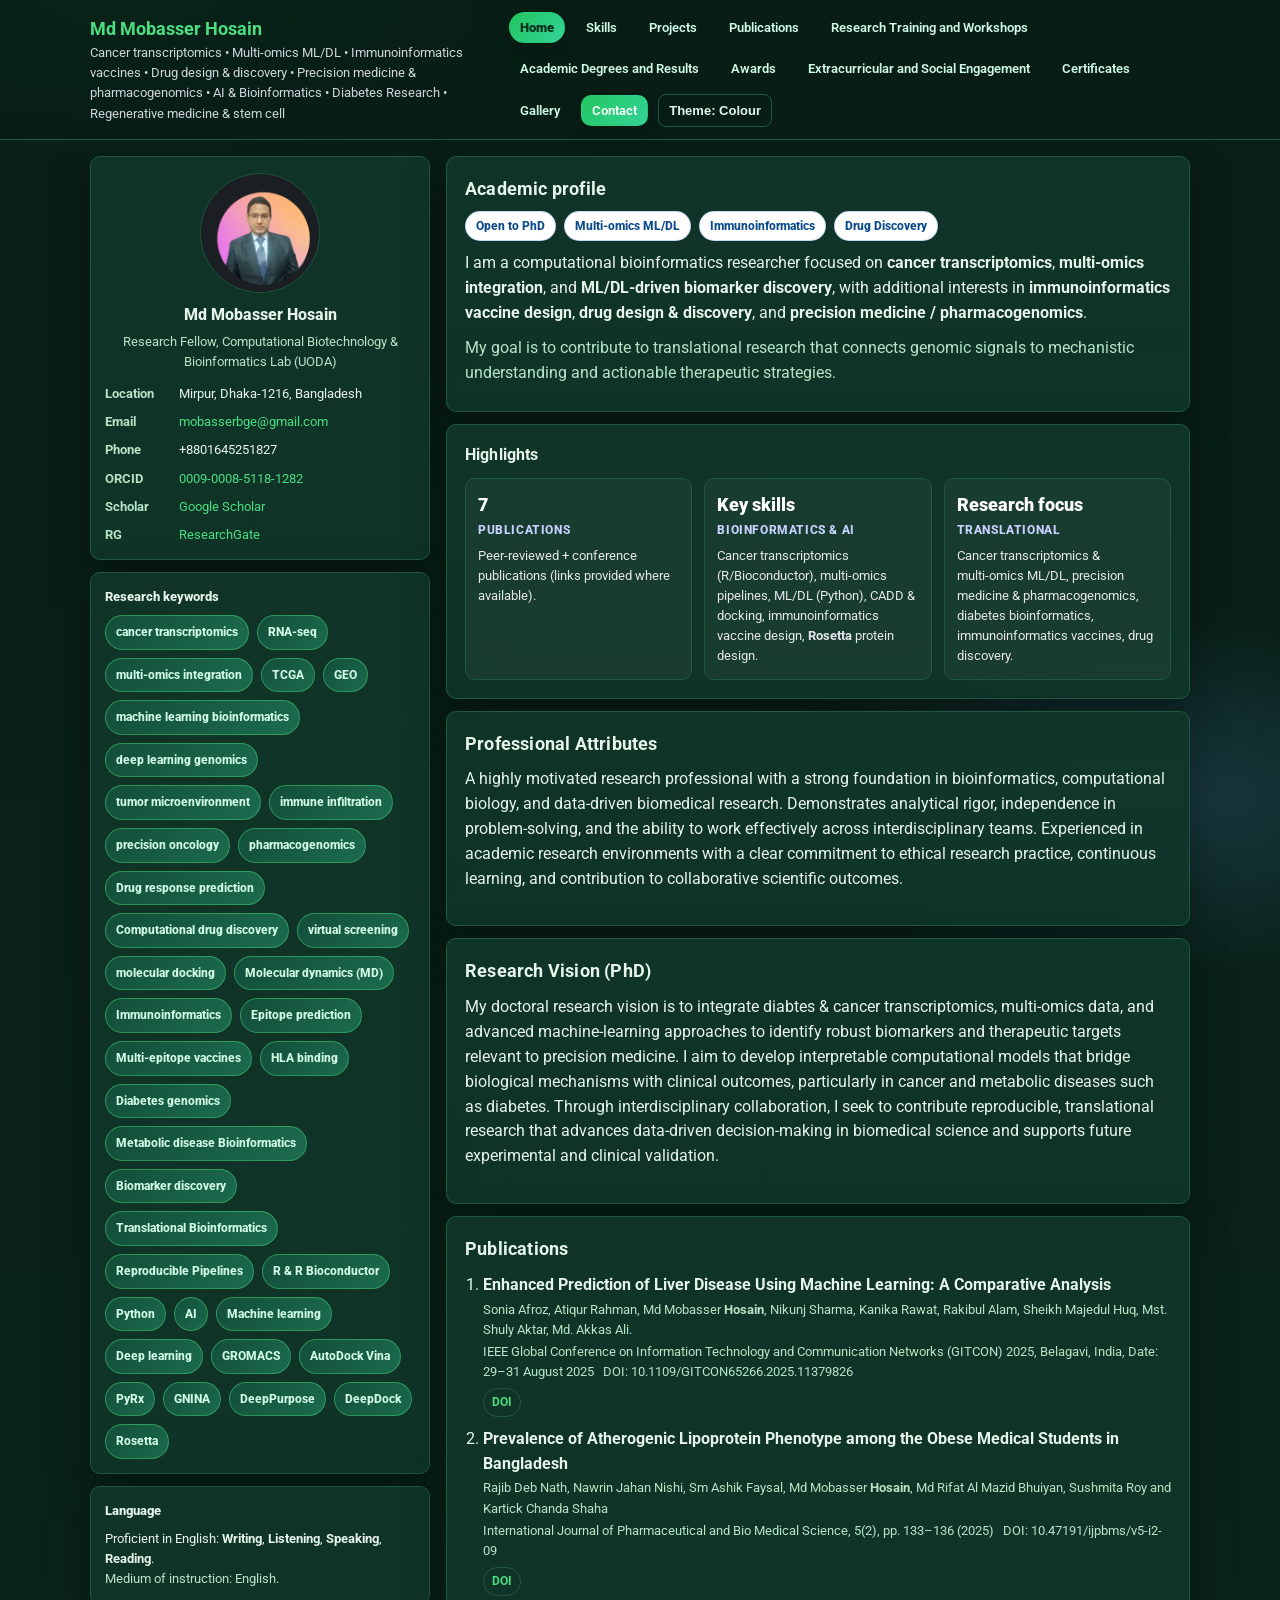
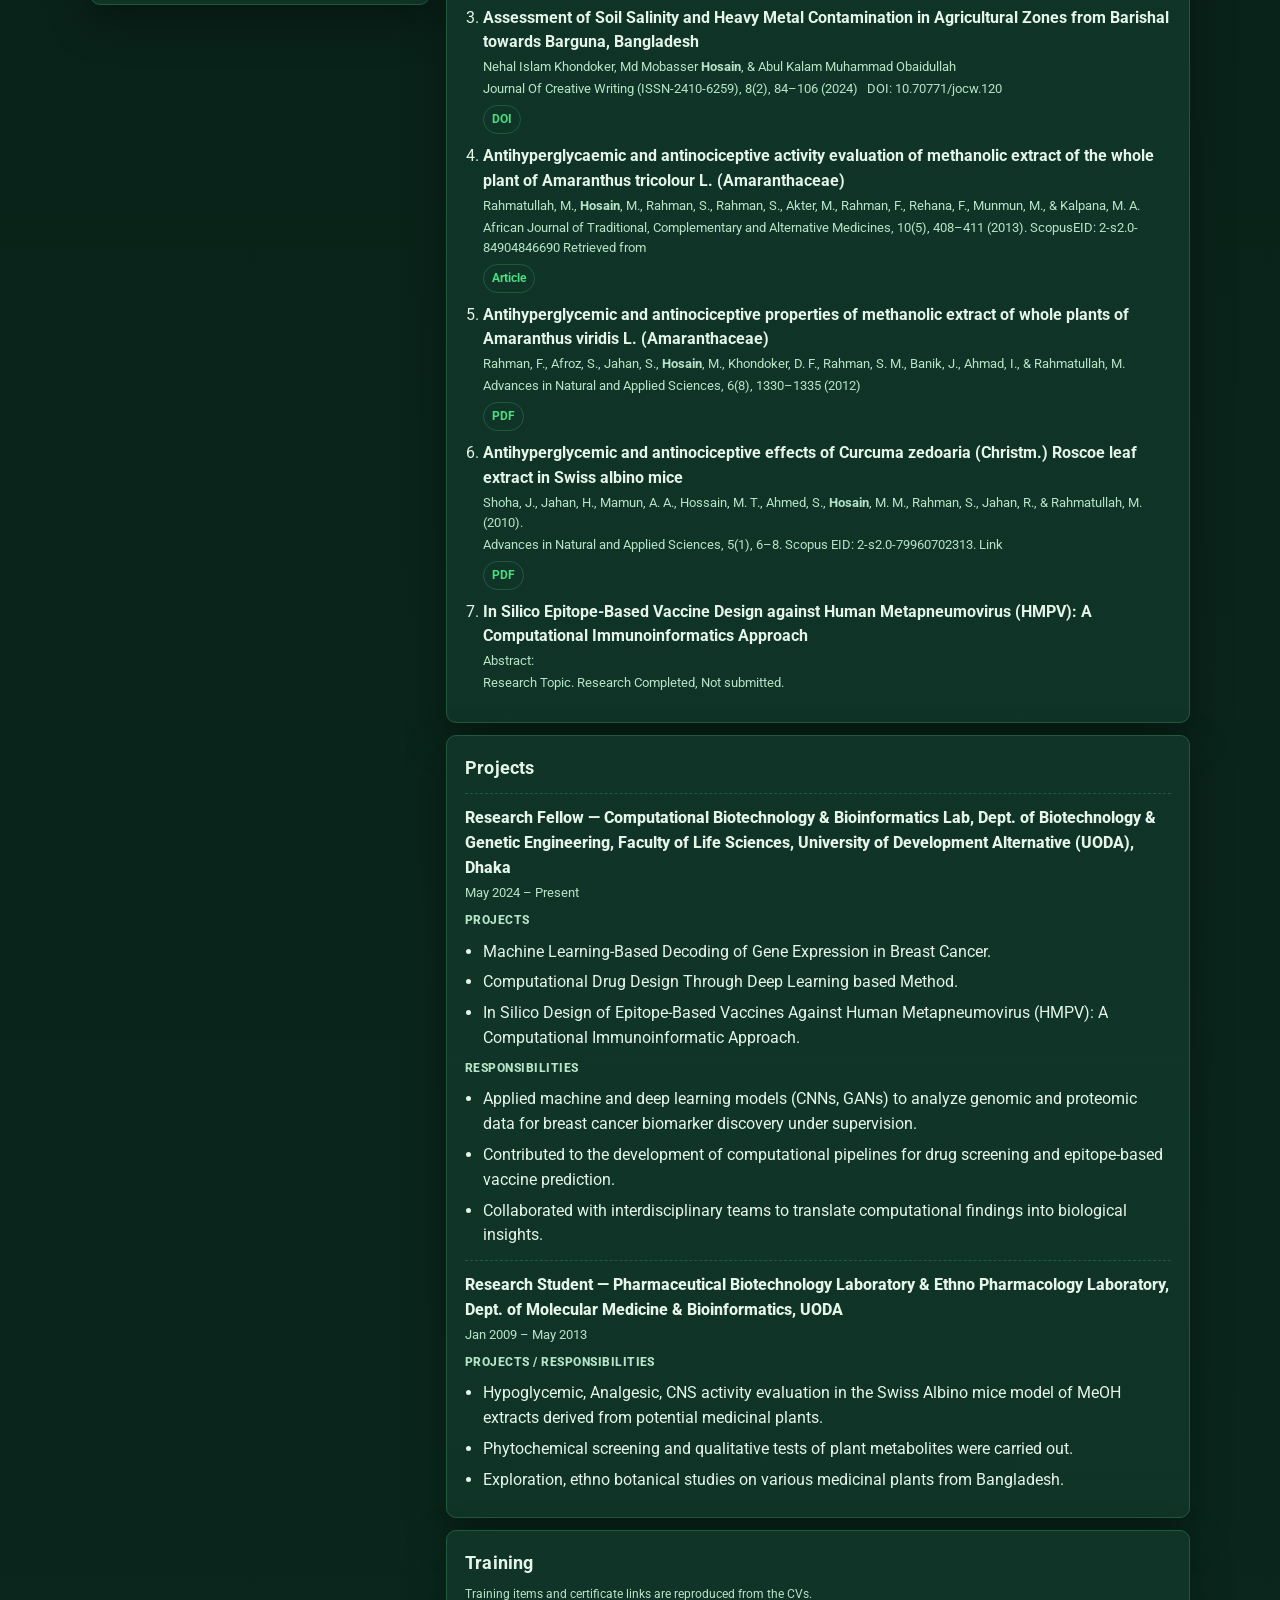
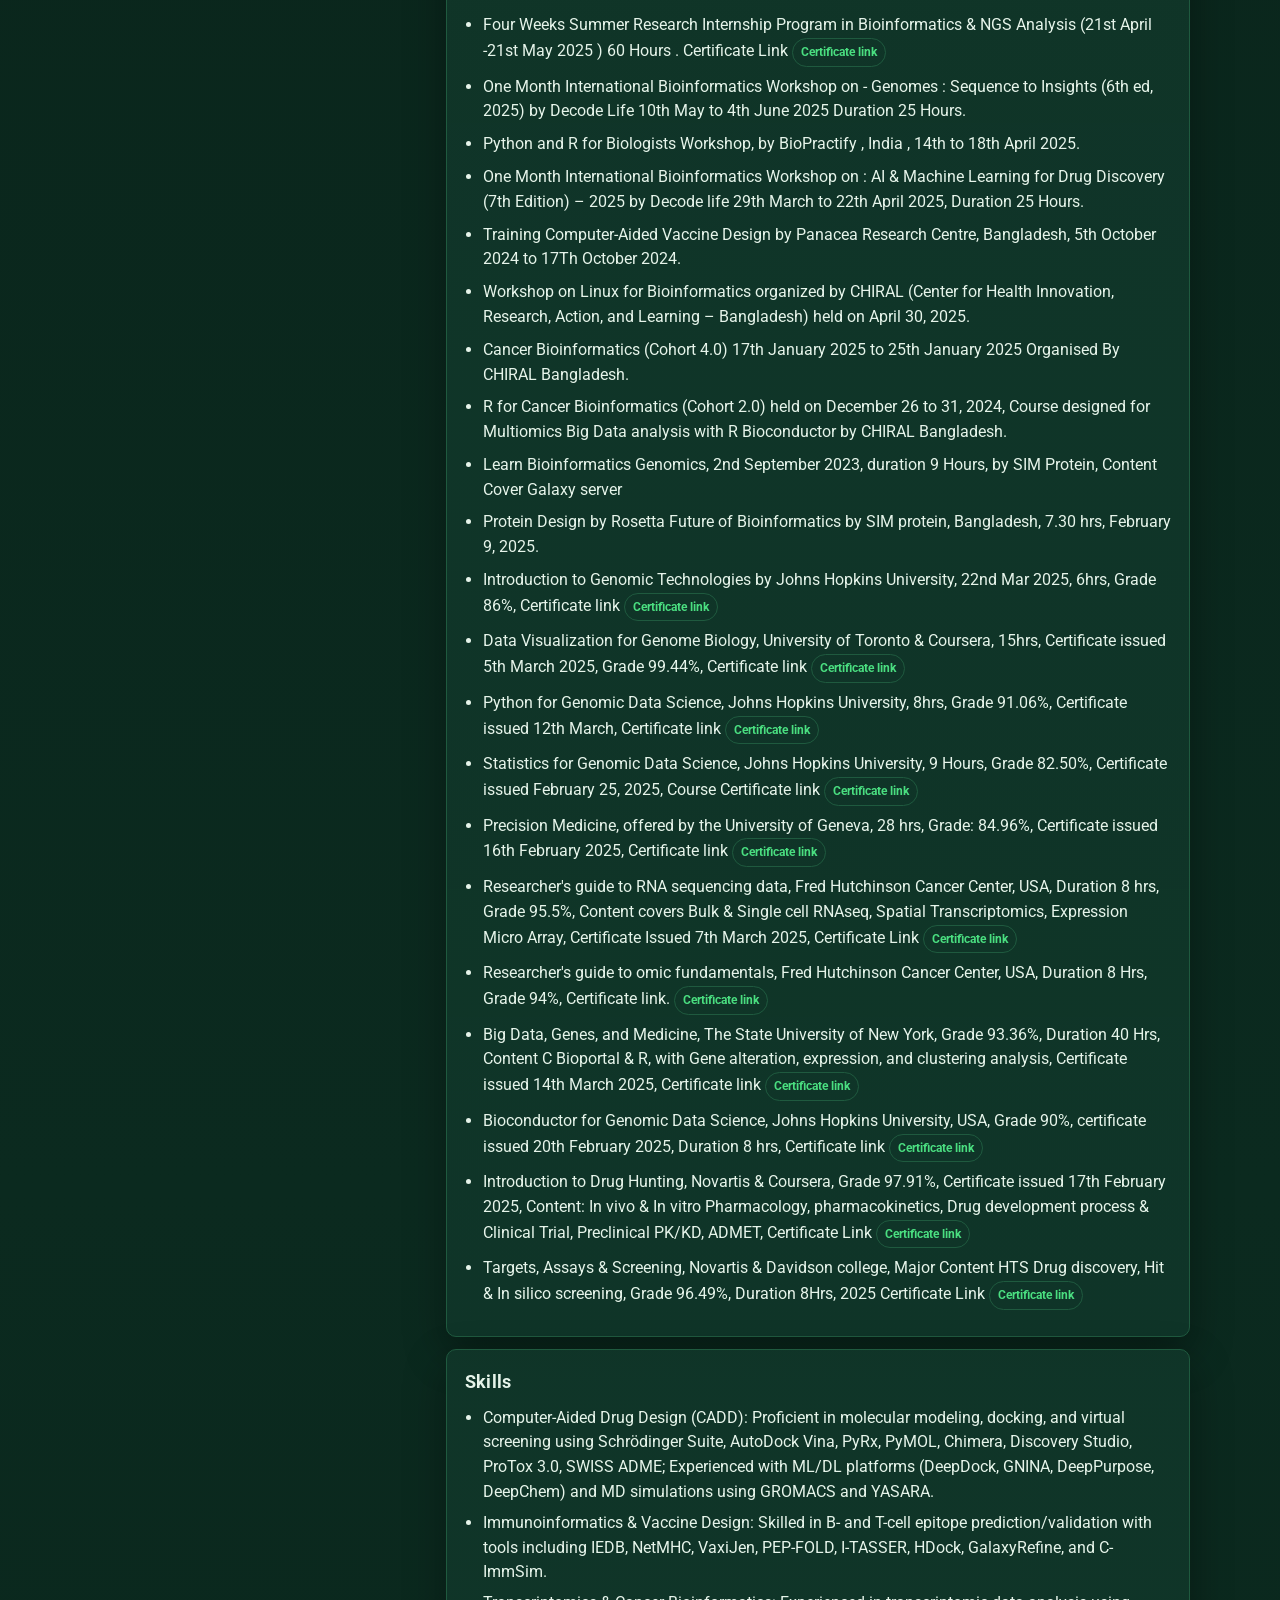
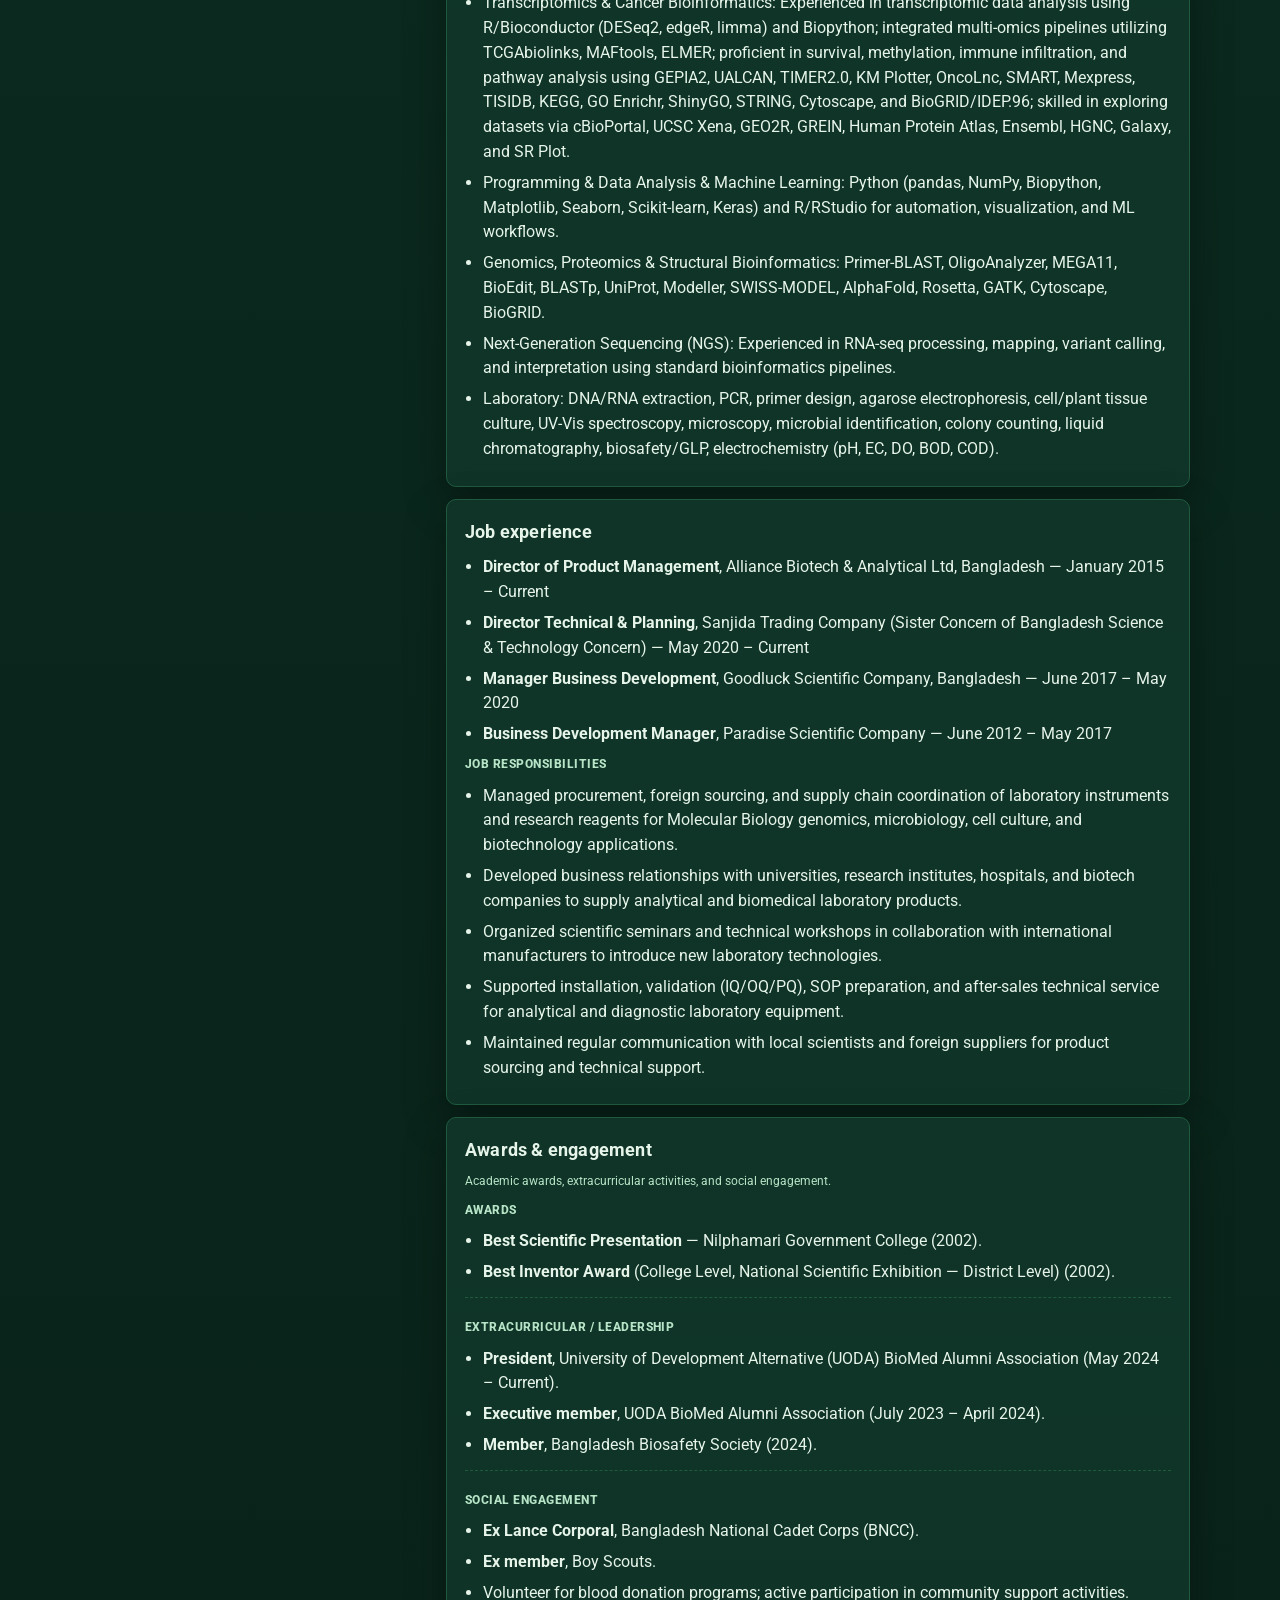
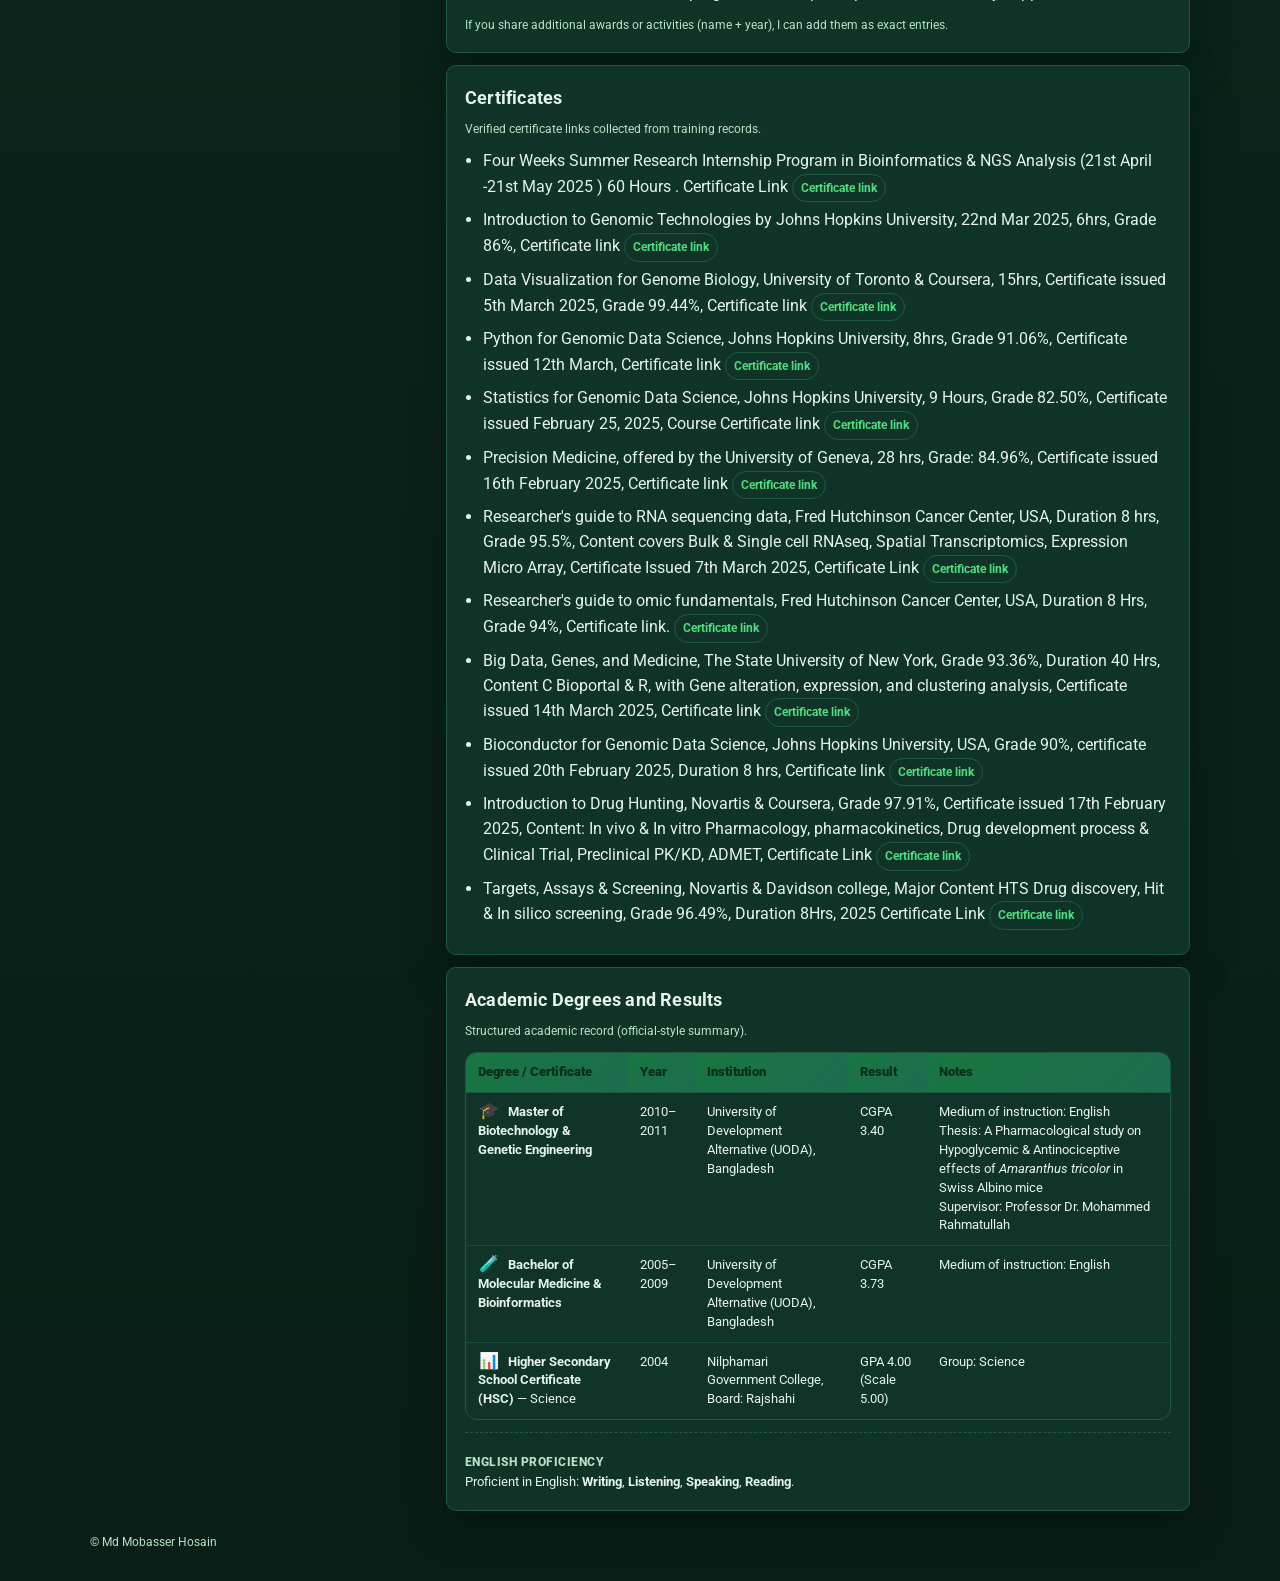
<file: index.html>
<!doctype html>
<html lang="en">
<head>
  <meta charset="utf-8" />
  <meta name="viewport" content="width=device-width,initial-scale=1" />
  <meta name="description" content="Md Mobasser Hosain — Cancer Transcriptomics • Multi-Omics ML/DL • Immunoinformatics Vaccines • Drug Discovery • Precision Medicine & Pharmacogenomics" />
  <title>Md Mobasser Hosain — Academic Profile</title>
  <link rel="icon" href="[data-uri]">
  <link rel="preconnect" href="https://fonts.googleapis.com">
  <link rel="preconnect" href="https://fonts.gstatic.com" crossorigin>
  <link href="https://fonts.googleapis.com/css2?family=Roboto:wght@400;500;700&display=swap" rel="stylesheet">
  <link rel="stylesheet" href="styles.css" />
</head>
<body>
  <header class="header">
    <div class="wrap header-inner">
      <div class="title">
        <a href="#top" class="name">Md Mobasser Hosain</a>
        <div class="subtitle">Cancer transcriptomics • Multi-omics ML/DL • Immunoinformatics vaccines • Drug design & discovery • Precision medicine & pharmacogenomics • AI & Bioinformatics • Diabetes Research • Regenerative medicine & stem cell</div>
      </div>
      <nav class="nav">
        <a href="index.html" class="home">Home</a>
        <a href="skills.html">Skills</a>
        <a href="projects.html">Projects</a>
        <a href="publications.html">Publications</a>
        <a href="training.html">Research Training and Workshops</a>
        <a href="academic_results.html">Academic Degrees and Results</a>
        <a href="awards.html">Awards</a>
        <a href="engagement.html">Extracurricular and Social Engagement</a>
        <a href="certificates.html">Certificates</a>
        <a href="gallery.html">Gallery</a>
        <a href="contact.html" class="btn">Contact</a>
        <button class="btn ghost smallbtn" id="themeToggle" type="button">Theme</button>
      </nav>
    </div>
  </header>

  <main id="top" class="wrap layout">
    <aside class="sidebar">
      <div class="card profile">
        <img class="avatar" src="assets/avatar.png" alt="Profile photo">
        <div class="pname">Md Mobasser Hosain</div>
        <div class="affil">Research Fellow, Computational Biotechnology & Bioinformatics Lab (UODA)</div>
        <div class="meta">
          <div><span>Location</span>Mirpur, Dhaka-1216, Bangladesh</div>
          <div><span>Email</span><a href="mailto:mobasseredubd@gmail.com">mobasserbge@gmail.com</a></div>
          <div><span>Phone</span>+8801645251827</div>
          <div><span>ORCID</span><a href="https://orcid.org/0009-0008-5118-1282" target="_blank" rel="noreferrer">0009-0008-5118-1282</a></div>
          <div><span>Scholar</span><a href="https://scholar.google.com/citations?user=WmthFEQAAAAJ&hl=en&authuser=1" target="_blank" rel="noreferrer">Google Scholar</a></div>
          <div><span>RG</span><a href="https://www.researchgate.net/profile/Md-Mobasser-Hosain?ev=hdr_xprf" target="_blank" rel="noreferrer">ResearchGate</a></div>
        </div>
        </div>
<div class="card">
        <div class="card-title">Research keywords </div>
        <div class="chips"><span>cancer transcriptomics</span><span>RNA-seq</span><span>multi-omics integration</span><span>TCGA</span><span>GEO</span><span>machine learning bioinformatics</span><span>deep learning genomics</span><span>tumor microenvironment</span><span>immune infiltration</span><span>precision oncology</span><span>pharmacogenomics</span><span>Drug response prediction</span><span>Computational drug discovery</span><span>virtual screening</span><span>molecular docking</span><span>Molecular dynamics (MD)</span><span>Immunoinformatics</span><span>Epitope prediction</span><span>Multi-epitope vaccines</span><span>HLA binding</span><span>Diabetes genomics</span><span>Metabolic disease Bioinformatics</span><span>Biomarker discovery</span><span>Translational Bioinformatics</span><span>Reproducible Pipelines</span><span>R & R Bioconductor</span><span>Python</span><span>AI</span><span>Machine learning</span><span>Deep learning</span><span>GROMACS</span><span>AutoDock Vina</span><span>PyRx</span><span>GNINA</span><span>DeepPurpose</span><span>DeepDock</span><span>Rosetta</span></div>
      </div>

      <div class="card">
        <div class="card-title">Language</div>
        <div class="plain">Proficient in English: <strong>Writing</strong>, <strong>Listening</strong>, <strong>Speaking</strong>, <strong>Reading</strong>.<br><span class="muted">Medium of instruction: English.</span></div>
      </div>
    </aside>

    <section class="content">
      <section class="card intro">
        <h1>Academic profile</h1>
        <div class="badges"><span>Open to PhD</span><span>Multi-omics ML/DL</span><span>Immunoinformatics</span><span>Drug Discovery</span></div>
        <p>
          I am a computational bioinformatics researcher focused on <strong>cancer transcriptomics</strong>, <strong>multi-omics integration</strong>,
          and <strong>ML/DL-driven biomarker discovery</strong>, with additional interests in <strong>immunoinformatics vaccine design</strong>,
          <strong>drug design & discovery</strong>, and <strong>precision medicine / pharmacogenomics</strong>.
        </p>
        <p class="muted">
          My goal is to contribute to translational research that connects genomic signals to mechanistic understanding and actionable therapeutic strategies.
        </p>
      </section>


      <section class="card" id="highlights">
        <h2>Highlights</h2>
        <div class="highlights">
          <div class="hitem">
            <div class="hnum">7</div>
            <div class="hlab">Publications</div>
            <div class="hdesc">Peer‑reviewed + conference publications (links provided where available).</div>
          </div>
          <div class="hitem">
            <div class="hnum">Key skills</div>
            <div class="hlab">Bioinformatics & AI</div>
            <div class="hdesc">
              Cancer transcriptomics (R/Bioconductor), multi‑omics pipelines, ML/DL (Python), CADD & docking,
              immunoinformatics vaccine design, <strong>Rosetta</strong> protein design.
            </div>
          </div>
          <div class="hitem">
            <div class="hnum">Research focus</div>
            <div class="hlab">Translational</div>
            <div class="hdesc">
              Cancer transcriptomics & multi‑omics ML/DL, precision medicine & pharmacogenomics, diabetes bioinformatics,
              immunoinformatics vaccines, drug discovery.
            </div>
          </div>
        </div>
      </section>


      <section class="card" id="professional-attributes">
        <h1>Professional Attributes</h1>

        <p>
          A highly motivated research professional with a strong foundation in bioinformatics, computational biology,
          and data-driven biomedical research. Demonstrates analytical rigor, independence in problem-solving,
          and the ability to work effectively across interdisciplinary teams. Experienced in academic research
          environments with a clear commitment to ethical research practice, continuous learning,
          and contribution to collaborative scientific outcomes.
        </p>
      </section>


      <section class="card" id="research-vision">
        <h1>Research Vision (PhD)</h1>
        <p>
          My doctoral research vision is to integrate diabtes & cancer transcriptomics, multi‑omics data, and advanced
          machine‑learning approaches to identify robust biomarkers and therapeutic targets relevant to
          precision medicine. I aim to develop interpretable computational models that bridge biological
          mechanisms with clinical outcomes, particularly in cancer and metabolic diseases such as diabetes.
          Through interdisciplinary collaboration, I seek to contribute reproducible, translational research
          that advances data‑driven decision‑making in biomedical science and supports future experimental
          and clinical validation.
        </p>
      </section>



<section id="publications" class="card">
        <h1>Publications</h1>
        <ol class="pubs">
          <li class="pub">
      <div class="ptitle">Enhanced Prediction of Liver Disease Using Machine Learning: A Comparative Analysis</div>
      <div class="pauth">Sonia Afroz, Atiqur Rahman, Md Mobasser <strong>Hosain</strong>, Nikunj Sharma, Kanika Rawat, Rakibul Alam, Sheikh Majedul Huq, Mst. Shuly Aktar, Md. Akkas Ali.</div>
      <div class="pvenue">IEEE Global Conference on Information Technology and Communication Networks (GITCON) 2025, Belagavi, India, Date: 29–31 August 2025 <span class="doi">DOI: 10.1109/GITCON65266.2025.11379826</span></div>
      <div class="plinks"><a class="link" href="https://doi.org/10.1109/GITCON65266.2025.11379826" target="_blank" rel="noreferrer">DOI</a></div>
    </li>
<li class="pub">
      <div class="ptitle">Prevalence of Atherogenic Lipoprotein Phenotype among the Obese Medical Students in Bangladesh</div>
      <div class="pauth">Rajib Deb Nath, Nawrin Jahan Nishi, Sm Ashik Faysal, Md Mobasser <strong>Hosain</strong>, Md Rifat Al Mazid Bhuiyan, Sushmita Roy and Kartick Chanda Shaha</div>
      <div class="pvenue">International Journal of Pharmaceutical and Bio Medical Science, 5(2), pp. 133–136 (2025) <span class="doi">DOI: 10.47191/ijpbms/v5-i2-09</span></div>
      <div class="plinks"><a class="link" href="https://doi.org/10.47191/ijpbms/v5-i2-09" target="_blank" rel="noreferrer">DOI</a></div>
    </li>
<li class="pub">
      <div class="ptitle">Assessment of Soil Salinity and Heavy Metal Contamination in Agricultural Zones from Barishal towards Barguna, Bangladesh</div>
      <div class="pauth">Nehal Islam Khondoker, Md Mobasser <strong>Hosain</strong>, & Abul Kalam Muhammad Obaidullah</div>
      <div class="pvenue">Journal Of Creative Writing (ISSN-2410-6259), 8(2), 84–106 (2024) <span class="doi">DOI: 10.70771/jocw.120</span></div>
      <div class="plinks"><a class="link" href="https://doi.org/10.70771/jocw.120" target="_blank" rel="noreferrer">DOI</a></div>
    </li>
<li class="pub">
      <div class="ptitle">Antihyperglycaemic and antinociceptive activity evaluation of methanolic extract of the whole plant of Amaranthus tricolour L. (Amaranthaceae)</div>
      <div class="pauth">Rahmatullah, M., <strong>Hosain</strong>, M., Rahman, S., Rahman, S., Akter, M., Rahman, F., Rehana, F., Munmun, M., & Kalpana, M. A.</div>
      <div class="pvenue">African Journal of Traditional, Complementary and Alternative Medicines, 10(5), 408–411 (2013). ScopusEID: 2-s2.0-84904846690 Retrieved from</div>
      <div class="plinks"><a class="link" href="https://journals.athmsi.org/index.php/ajtcam/article/view/1969" target="_blank" rel="noreferrer">Article</a></div>
    </li>
<li class="pub">
      <div class="ptitle">Antihyperglycemic and antinociceptive properties of methanolic extract of whole plants of Amaranthus viridis L. (Amaranthaceae)</div>
      <div class="pauth">Rahman, F., Afroz, S., Jahan, S., <strong>Hosain</strong>, M., Khondoker, D. F., Rahman, S. M., Banik, J., Ahmad, I., & Rahmatullah, M.</div>
      <div class="pvenue">Advances in Natural and Applied Sciences, 6(8), 1330–1335 (2012)</div>
      <div class="plinks"><a class="link" href="https://www.aensiweb.com/old/anas/2012/1330-1335.pdf" target="_blank" rel="noreferrer">PDF</a></div>
    </li>
<li class="pub">
      <div class="ptitle">Antihyperglycemic and antinociceptive effects of Curcuma zedoaria (Christm.) Roscoe leaf extract in Swiss albino mice</div>
      <div class="pauth">Shoha, J., Jahan, H., Mamun, A. A., Hossain, M. T., Ahmed, S., <strong>Hosain</strong>, M. M., Rahman, S., Jahan, R., & Rahmatullah, M. (2010).</div>
      <div class="pvenue">Advances in Natural and Applied Sciences, 5(1), 6–8. Scopus EID: 2-s2.0-79960702313. Link</div>
      <div class="plinks"><a class="link" href="http://www.aensiweb.com/old/anas/2011/6-8.pdf" target="_blank" rel="noreferrer">PDF</a></div>
</li>
<li class="pub">
      <div class="ptitle">In Silico Epitope-Based Vaccine Design against Human Metapneumovirus (HMPV): A Computational Immunoinformatics Approach</div>
      <div class="pauth">Abstract:</div>
      <div class="pvenue">Research Topic. Research Completed, Not submitted.</div>
      
    </li>
        </ol>
      </section>

<section id="projects" class="card">
        <h1>Projects</h1>

        <div class="block">
          <div class="row">
            <div class="left">
              <div class="role">Research Fellow — Computational Biotechnology & Bioinformatics Lab, Dept. of Biotechnology & Genetic Engineering, Faculty of Life Sciences, University of Development Alternative (UODA), Dhaka</div>
              <div class="when">May 2024 – Present</div>
            </div>
          </div>
          <div class="subhead">Projects</div>
          <ul>
            <li>Machine Learning-Based Decoding of Gene Expression in Breast Cancer.</li>
            <li>Computational Drug Design Through Deep Learning based Method.</li>
            <li>In Silico Design of Epitope-Based Vaccines Against Human Metapneumovirus (HMPV): A Computational Immunoinformatic Approach.</li>
          </ul>
          <div class="subhead">Responsibilities</div>
          <ul>
            <li>Applied machine and deep learning models (CNNs, GANs) to analyze genomic and proteomic data for breast cancer biomarker discovery under supervision.</li>
            <li>Contributed to the development of computational pipelines for drug screening and epitope-based vaccine prediction.</li>
            <li>Collaborated with interdisciplinary teams to translate computational findings into biological insights.</li>
          </ul>
        </div>

        <div class="block">
          <div class="row">
            <div class="left">
              <div class="role">Research Student — Pharmaceutical Biotechnology Laboratory & Ethno Pharmacology Laboratory, Dept. of Molecular Medicine & Bioinformatics, UODA</div>
              <div class="when">Jan 2009 – May 2013</div>
            </div>
          </div>
          <div class="subhead">Projects / responsibilities</div>
          <ul>
            <li>Hypoglycemic, Analgesic, CNS activity evaluation in the Swiss Albino mice model of MeOH extracts derived from potential medicinal plants.</li>
            <li>Phytochemical screening and qualitative tests of plant metabolites were carried out.</li>
            <li>Exploration, ethno botanical studies on various medicinal plants from Bangladesh.</li>
          </ul>
        </div>
      </section>

<section id="training" class="card">
        <h1>Training</h1>
        <div class="muted small">Training items and certificate links are reproduced from the CVs.</div>
        <ul class="train">
          <li>Four Weeks Summer Research Internship Program in Bioinformatics & NGS Analysis (21st April -21st May  2025 ) 60 Hours . Certificate Link <a class="link" href="https://courses.biopractify.com/share-certificate?serialno=OZQGIAIJ" target="_blank" rel="noreferrer">Certificate link</a></li>
<li>One Month International Bioinformatics Workshop on - Genomes : Sequence to Insights (6th ed, 2025) by Decode Life 10th May to 4th June 2025  Duration  25 Hours. </li>
<li>Python and R for Biologists Workshop, by BioPractify , India , 14th to 18th April 2025. </li>
<li>One Month International Bioinformatics Workshop on : AI & Machine Learning for Drug Discovery (7th Edition) – 2025 by Decode life 29th March to 22th April 2025, Duration 25 Hours. </li>
<li>Training Computer-Aided Vaccine Design by Panacea Research Centre, Bangladesh, 5th October 2024 to 17Th October 2024. </li>
<li>Workshop on Linux for Bioinformatics organized by CHIRAL (Center for Health Innovation, Research, Action, and Learning – Bangladesh) held on April 30, 2025. </li>
<li>Cancer Bioinformatics (Cohort 4.0) 17th January 2025 to 25th January 2025 Organised By CHIRAL Bangladesh. </li>
<li>R for Cancer Bioinformatics (Cohort 2.0) held on December 26 to 31, 2024, Course designed for Multiomics Big Data analysis with R Bioconductor by CHIRAL Bangladesh. </li>
<li>Learn Bioinformatics Genomics, 2nd September 2023, duration 9 Hours, by SIM Protein, Content Cover Galaxy server </li>
<li>Protein Design by Rosetta Future of Bioinformatics by SIM protein, Bangladesh, 7.30 hrs, February 9, 2025. </li>
<li>Introduction to Genomic Technologies by Johns Hopkins University, 22nd Mar 2025, 6hrs, Grade 86%, Certificate link <a class="link" href="https://tinyurl.com/yw26muj3" target="_blank" rel="noreferrer">Certificate link</a></li>
<li>Data Visualization for Genome Biology, University of Toronto & Coursera, 15hrs, Certificate issued 5th March 2025, Grade 99.44%, Certificate link <a class="link" href="https://tinyurl.com/39n8rfcf" target="_blank" rel="noreferrer">Certificate link</a></li>
<li>Python for Genomic Data Science, Johns Hopkins University, 8hrs, Grade 91.06%, Certificate issued 12th March, Certificate link <a class="link" href="https://coursera.org/share/61d7b157313476cb5bbdabc30b1a6b47" target="_blank" rel="noreferrer">Certificate link</a></li>
<li>Statistics for Genomic Data Science, Johns Hopkins University, 9 Hours, Grade 82.50%, Certificate issued February 25, 2025, Course Certificate link <a class="link" href="https://coursera.org/share/500df6e755411c863646de9a24e4af52" target="_blank" rel="noreferrer">Certificate link</a></li>
<li>Precision Medicine, offered by the University of Geneva, 28 hrs, Grade: 84.96%, Certificate issued 16th February 2025, Certificate link <a class="link" href="https://coursera.org/share/c472c3accd4e231292450f2b2c4a200d" target="_blank" rel="noreferrer">Certificate link</a></li>
<li>Researcher's guide to RNA sequencing data, Fred Hutchinson Cancer Center, USA, Duration 8 hrs, Grade 95.5%, Content covers Bulk & Single cell RNAseq, Spatial Transcriptomics, Expression Micro Array, Certificate Issued 7th March 2025, Certificate Link <a class="link" href="https://tinyurl.com/s4sdepmn" target="_blank" rel="noreferrer">Certificate link</a></li>
<li>Researcher's guide to omic fundamentals, Fred Hutchinson Cancer Center, USA, Duration 8 Hrs, Grade 94%, Certificate link. <a class="link" href="https://tinyurl.com/3bd54n78" target="_blank" rel="noreferrer">Certificate link</a></li>
<li>Big Data, Genes, and Medicine, The State University of New York, Grade 93.36%, Duration 40 Hrs, Content C Bioportal & R, with Gene alteration, expression, and clustering analysis, Certificate issued 14th March 2025, Certificate link <a class="link" href="https://tinyurl.com/y599cdx3" target="_blank" rel="noreferrer">Certificate link</a></li>
<li>Bioconductor for Genomic Data Science, Johns Hopkins University, USA, Grade 90%, certificate issued 20th February 2025, Duration 8 hrs, Certificate link <a class="link" href="https://coursera.org/share/51b28798609d6bcfede4bd5f6b44a74e" target="_blank" rel="noreferrer">Certificate link</a></li>
<li>Introduction to Drug Hunting, Novartis & Coursera, Grade 97.91%, Certificate issued 17th February 2025, Content: In vivo & In vitro Pharmacology, pharmacokinetics, Drug development process & Clinical Trial, Preclinical PK/KD, ADMET, Certificate Link <a class="link" href="https://tinyurl.com/4j7b5hth" target="_blank" rel="noreferrer">Certificate link</a></li>
<li>Targets, Assays & Screening, Novartis & Davidson college, Major Content HTS Drug discovery, Hit & In silico screening, Grade 96.49%, Duration 8Hrs, 2025 Certificate Link <a class="link" href="https://tinyurl.com/4a8vd36w" target="_blank" rel="noreferrer">Certificate link</a></li>
        </ul>
      </section>

<section id="skills" class="card">
        <h1>Skills</h1>
        <ul>
          <li>Computer-Aided Drug Design (CADD): Proficient in molecular modeling, docking, and virtual screening using Schrödinger Suite, AutoDock Vina, PyRx, PyMOL, Chimera, Discovery Studio, ProTox 3.0, SWISS ADME; Experienced with ML/DL platforms (DeepDock, GNINA, DeepPurpose, DeepChem) and MD simulations using GROMACS and YASARA.</li>
<li>Immunoinformatics & Vaccine Design: Skilled in B- and T-cell epitope prediction/validation with tools including IEDB, NetMHC, VaxiJen, PEP-FOLD, I-TASSER, HDock, GalaxyRefine, and C-ImmSim.</li>
<li>Transcriptomics & Cancer Bioinformatics: Experienced in transcriptomic data analysis using R/Bioconductor (DESeq2, edgeR, limma) and Biopython; integrated multi-omics pipelines utilizing TCGAbiolinks, MAFtools, ELMER; proficient in survival, methylation, immune infiltration, and pathway analysis using GEPIA2, UALCAN, TIMER2.0, KM Plotter, OncoLnc, SMART, Mexpress, TISIDB, KEGG, GO Enrichr, ShinyGO, STRING, Cytoscape, and BioGRID/IDEP.96; skilled in exploring datasets via cBioPortal, UCSC Xena, GEO2R, GREIN, Human Protein Atlas, Ensembl, HGNC, Galaxy, and SR Plot.</li>
<li>Programming & Data Analysis & Machine Learning: Python (pandas, NumPy, Biopython, Matplotlib, Seaborn, Scikit-learn, Keras) and R/RStudio for automation, visualization, and ML workflows.</li>
<li>Genomics, Proteomics & Structural Bioinformatics: Primer-BLAST, OligoAnalyzer, MEGA11, BioEdit, BLASTp, UniProt, Modeller, SWISS-MODEL, AlphaFold, Rosetta, GATK, Cytoscape, BioGRID.</li>
<li>Next-Generation Sequencing (NGS): Experienced in RNA-seq processing, mapping, variant calling, and interpretation using standard bioinformatics pipelines.</li>
<li>Laboratory: DNA/RNA extraction, PCR, primer design, agarose electrophoresis, cell/plant tissue culture, UV-Vis spectroscopy, microscopy, microbial identification, colony counting, liquid chromatography, biosafety/GLP, electrochemistry (pH, EC, DO, BOD, COD).</li>
        </ul>
      </section>

<section id="job" class="card">
        <h1>Job experience</h1>
        <ul>
          <li><strong>Director of Product Management</strong>, Alliance Biotech & Analytical Ltd, Bangladesh — January 2015 – Current</li>
          <li><strong>Director Technical & Planning</strong>, Sanjida Trading Company (Sister Concern of Bangladesh Science & Technology Concern) — May 2020 – Current</li>
          <li><strong>Manager Business Development</strong>, Goodluck Scientific Company, Bangladesh — June 2017 – May 2020</li>
          <li><strong>Business Development Manager</strong>, Paradise Scientific Company — June 2012 – May 2017</li>
        </ul>
        <div class="subhead">Job responsibilities</div>
        <ul>
          <li>Managed procurement, foreign sourcing, and supply chain coordination of laboratory instruments and research reagents for Molecular Biology genomics, microbiology, cell culture, and biotechnology applications.</li>
          <li>Developed business relationships with universities, research institutes, hospitals, and biotech companies to supply analytical and biomedical laboratory products.</li>
          <li>Organized scientific seminars and technical workshops in collaboration with international manufacturers to introduce new laboratory technologies.</li>
          <li>Supported installation, validation (IQ/OQ/PQ), SOP preparation, and after-sales technical service for analytical and diagnostic laboratory equipment.</li>
          <li>Maintained regular communication with local scientists and foreign suppliers for product sourcing and technical support.</li>
        </ul>
      </section>


      <section class="card" id="awards">
        <h1>Awards & engagement</h1>
        <div class="muted small">Academic awards, extracurricular activities, and social engagement.</div>

        <div class="block" style="border-top:none;padding-top:0;margin-top:10px">
          <div class="subhead">Awards</div>
          <ul>
            <li><strong>Best Scientific Presentation</strong> — Nilphamari Government College (2002).</li>
            <li><strong>Best Inventor Award</strong> (College Level, National Scientific Exhibition — District Level) (2002).</li>
          </ul>
        </div>

        <div class="block">
          <div class="subhead">Extracurricular / leadership</div>
          <ul>
            <li><strong>President</strong>, University of Development Alternative (UODA) BioMed Alumni Association (May 2024 – Current).</li>
            <li><strong>Executive member</strong>, UODA BioMed Alumni Association (July 2023 – April 2024).</li>
            <li><strong>Member</strong>, Bangladesh Biosafety Society (2024).</li>
          </ul>
        </div>

        <div class="block">
          <div class="subhead">Social engagement</div>
          <ul>
            <li><strong>Ex Lance Corporal</strong>, Bangladesh National Cadet Corps (BNCC).</li>
            <li><strong>Ex member</strong>, Boy Scouts.</li>
            <li>Volunteer for blood donation programs; active participation in community support activities.</li>
            
          </ul>
        </div>

        <div class="muted small" style="margin-top:10px">If you share additional awards or activities (name + year), I can add them as exact entries.</div>
      </section>




      
      




      <section class="card" id="certificates">
        <h1>Certificates</h1>
        <div class="muted small">Verified certificate links collected from training records.</div>
        <ul style="margin-top:10px">
          <li>Four Weeks Summer Research Internship Program in Bioinformatics & NGS Analysis (21st April -21st May  2025 ) 60 Hours . Certificate Link <a class="link" href="https://courses.biopractify.com/share-certificate?serialno=OZQGIAIJ" target="_blank" rel="noreferrer">Certificate link</a></li>
<li>Introduction to Genomic Technologies by Johns Hopkins University, 22nd Mar 2025, 6hrs, Grade 86%, Certificate link <a class="link" href="https://tinyurl.com/yw26muj3" target="_blank" rel="noreferrer">Certificate link</a></li>
<li>Data Visualization for Genome Biology, University of Toronto & Coursera, 15hrs, Certificate issued 5th March 2025, Grade 99.44%, Certificate link <a class="link" href="https://tinyurl.com/39n8rfcf" target="_blank" rel="noreferrer">Certificate link</a></li>
<li>Python for Genomic Data Science, Johns Hopkins University, 8hrs, Grade 91.06%, Certificate issued 12th March, Certificate link <a class="link" href="https://coursera.org/share/61d7b157313476cb5bbdabc30b1a6b47" target="_blank" rel="noreferrer">Certificate link</a></li>
<li>Statistics for Genomic Data Science, Johns Hopkins University, 9 Hours, Grade 82.50%, Certificate issued February 25, 2025, Course Certificate link <a class="link" href="https://coursera.org/share/500df6e755411c863646de9a24e4af52" target="_blank" rel="noreferrer">Certificate link</a></li>
<li>Precision Medicine, offered by the University of Geneva, 28 hrs, Grade: 84.96%, Certificate issued 16th February 2025, Certificate link <a class="link" href="https://coursera.org/share/c472c3accd4e231292450f2b2c4a200d" target="_blank" rel="noreferrer">Certificate link</a></li>
<li>Researcher's guide to RNA sequencing data, Fred Hutchinson Cancer Center, USA, Duration 8 hrs, Grade 95.5%, Content covers Bulk & Single cell RNAseq, Spatial Transcriptomics, Expression Micro Array, Certificate Issued 7th March 2025, Certificate Link <a class="link" href="https://tinyurl.com/s4sdepmn" target="_blank" rel="noreferrer">Certificate link</a></li>
<li>Researcher's guide to omic fundamentals, Fred Hutchinson Cancer Center, USA, Duration 8 Hrs, Grade 94%, Certificate link. <a class="link" href="https://tinyurl.com/3bd54n78" target="_blank" rel="noreferrer">Certificate link</a></li>
<li>Big Data, Genes, and Medicine, The State University of New York, Grade 93.36%, Duration 40 Hrs, Content C Bioportal & R, with Gene alteration, expression, and clustering analysis, Certificate issued 14th March 2025, Certificate link <a class="link" href="https://tinyurl.com/y599cdx3" target="_blank" rel="noreferrer">Certificate link</a></li>
<li>Bioconductor for Genomic Data Science, Johns Hopkins University, USA, Grade 90%, certificate issued 20th February 2025, Duration 8 hrs, Certificate link <a class="link" href="https://coursera.org/share/51b28798609d6bcfede4bd5f6b44a74e" target="_blank" rel="noreferrer">Certificate link</a></li>
<li>Introduction to Drug Hunting, Novartis & Coursera, Grade 97.91%, Certificate issued 17th February 2025, Content: In vivo & In vitro Pharmacology, pharmacokinetics, Drug development process & Clinical Trial, Preclinical PK/KD, ADMET, Certificate Link <a class="link" href="https://tinyurl.com/4j7b5hth" target="_blank" rel="noreferrer">Certificate link</a></li>
<li>Targets, Assays & Screening, Novartis & Davidson college, Major Content HTS Drug discovery, Hit & In silico screening, Grade 96.49%, Duration 8Hrs, 2025 Certificate Link <a class="link" href="https://tinyurl.com/4a8vd36w" target="_blank" rel="noreferrer">Certificate link</a></li>
        </ul>
      </section>



      <section class="card" id="academic-results">
        <h1>Academic Degrees and Results</h1>
        <div class="muted small">Structured academic record (official-style summary).</div>

        <div class="tablewrap" style="margin-top:12px">
          <table class="tbl">
            <thead>
              <tr>
                <th>Degree / Certificate</th>
                <th>Year</th>
                <th>Institution</th>
                <th>Result</th>
                <th>Notes</th>
              </tr>
            </thead>
            <tbody><tr>
                <td><span class="ico">🎓</span><strong>Master of Biotechnology &amp; Genetic Engineering</strong></td>
                <td>2010–2011</td>
                <td>University of Development Alternative (UODA), Bangladesh</td>
                <td>CGPA 3.40</td>
                <td>
                  Medium of instruction: English<br>
                  Thesis: A Pharmacological study on Hypoglycemic &amp; Antinociceptive effects of <em>Amaranthus tricolor</em> in Swiss Albino mice<br>
                  Supervisor: Professor Dr. Mohammed Rahmatullah
                </td>
              </tr>
<tr>
                <td><span class="ico">🧪</span><strong>Bachelor of Molecular Medicine &amp; Bioinformatics</strong></td>
                <td>2005–2009</td>
                <td>University of Development Alternative (UODA), Bangladesh</td>
                <td>CGPA 3.73</td>
                <td>Medium of instruction: English</td>
              </tr>
<tr>
                <td><span class="ico">📊</span><strong>Higher Secondary School Certificate (HSC)</strong> — Science</td>
                <td>2004</td>
                <td>Nilphamari Government College, Board: Rajshahi</td>
                <td>GPA 4.00 (Scale 5.00)</td>
                <td>Group: Science</td>
              </tr></tbody>
          </table>
        </div>

        <div class="block">
          <div class="subhead">English proficiency</div>
          <div class="plain">Proficient in English: <strong>Writing</strong>, <strong>Listening</strong>, <strong>Speaking</strong>, <strong>Reading</strong>.</div>
        </div>
      </section>
                <script>
          (function(){
            const form = document.getElementById("contactForm");
            if(!form) return;
            form.addEventListener("submit", function(e){
              e.preventDefault();
              const data = new FormData(form);
              const name = String(data.get("name") || "").trim();
              const from = String(data.get("from") || "").trim();
              const subject = String(data.get("subject") || "").trim();
              const msg = String(data.get("message") || "").trim();

              const body = "Name: " + name + "\n"
                         + "Email: " + from + "\n\n"
                         + msg + "\n\n"
                         + "— Sent via Md Mobasser Hosain website";

              const mailto = "mailto:mobasseredubd@gmail.com"
                           + "?subject=" + encodeURIComponent(subject)
                           + "&body=" + encodeURIComponent(body);

              window.location.href = mailto;
            });
          })();
        </script>
      </section>

    

<footer class="footer">
        <div>© <span id="y"></span> Md Mobasser Hosain</div>
      </footer>
    </section>
  </main>

  
  <script>
    (function(){
      const KEY = "mh_theme"; // "madae" | "google" | "scholar"
      const btn = document.getElementById("themeToggle");
      const THEMES = ["madae","google","scholar"];

      function apply(t){
        document.body.classList.toggle("theme-madae", t === "madae");
        document.body.classList.toggle("theme-google", t === "google");
        document.body.classList.toggle("theme-scholar", t === "scholar");
        if(btn){
          btn.textContent = (t === "madae") ? "Theme: Colour" : (t === "google") ? "Theme: Google" : "Theme: Scholar";
        }
      }

      let saved = localStorage.getItem(KEY) || "madae";
      if(!THEMES.includes(saved)) saved = "madae";
      apply(saved);

      if(btn){
        btn.addEventListener("click", () => {
          const cur = localStorage.getItem(KEY) || "madae";
          const i = THEMES.indexOf(cur);
          const next = THEMES[(i+1) % THEMES.length];
          localStorage.setItem(KEY, next);
          apply(next);
        });
      }
    })();
  </script>


  <script>
    (function(){
      const links = Array.from(document.querySelectorAll(".nav a")).filter(a => a.getAttribute("href"));
      const curPath = (location.pathname.split("/").pop() || "index.html").toLowerCase();
      const curHash = (location.hash || "").toLowerCase();

      function normalize(href){
        try{
          const u = new URL(href, location.href);
          const path = (u.pathname.split("/").pop() || "index.html").toLowerCase();
          const hash = (u.hash || "").toLowerCase();
          return {path, hash};
        }catch(e){
          return {path: href.toLowerCase(), hash:""};
        }
      }

      function setActive(){
        links.forEach(a => a.classList.remove("active"));
        // 1) exact page match
        let matched = links.filter(a => normalize(a.getAttribute("href")).path === curPath);
        // 2) if on index with hash, prefer link matching hash
        if(curPath === "index.html" && curHash){
          const hashMatch = links.filter(a => {
            const n = normalize(a.getAttribute("href"));
            return n.path === "index.html" && n.hash === curHash;
          });
          if(hashMatch.length) matched = hashMatch;
        }
        // 3) apply
        matched.forEach(a => a.classList.add("active"));
      }

      window.addEventListener("hashchange", setActive);
      setActive();
    })();
  </script>

</body>
</html>
</file>
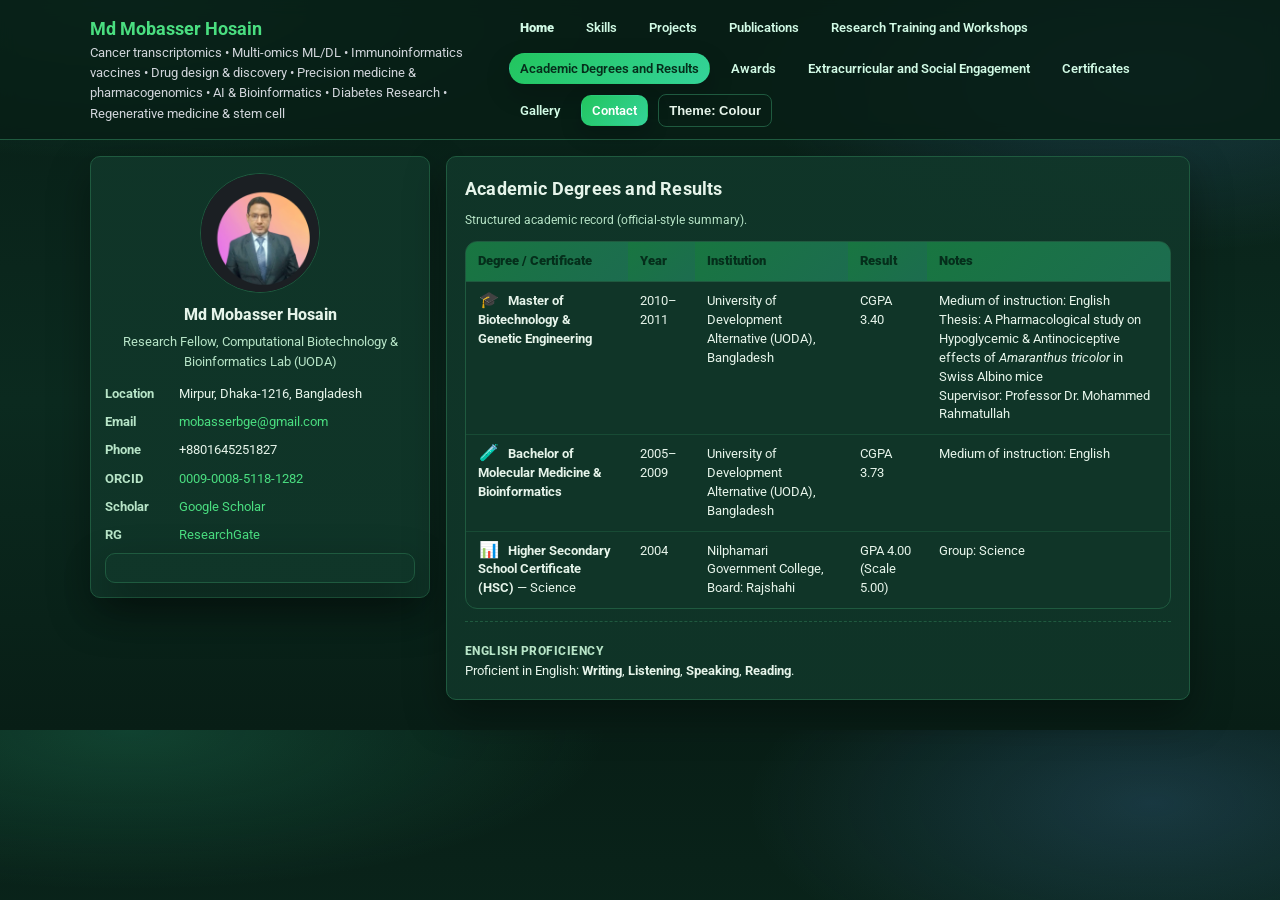
<file: academic_results.html>
<!doctype html>
<html lang="en">
<head>
  <meta charset="utf-8" />
  <meta name="viewport" content="width=device-width,initial-scale=1" />
  <meta name="description" content="Md Mobasser Hosain — Cancer Transcriptomics • Multi-Omics ML/DL • Immunoinformatics Vaccines • Drug Discovery • Precision Medicine & Pharmacogenomics" />
  <title>Academic Degrees and Results — Md Mobasser Hosain</title>
  <link rel="icon" href="[data-uri]">
  <link rel="preconnect" href="https://fonts.googleapis.com">
  <link rel="preconnect" href="https://fonts.gstatic.com" crossorigin>
  <link href="https://fonts.googleapis.com/css2?family=Roboto:wght@400;500;700&display=swap" rel="stylesheet">
  <link rel="stylesheet" href="styles.css" />
</head>
<body>
  <header class="header">
    <div class="wrap header-inner">
      <div class="title">
        <a href="index.html#top" class="name">Md Mobasser Hosain</a>
        <div class="subtitle">Cancer transcriptomics • Multi-omics ML/DL • Immunoinformatics vaccines • Drug design & discovery • Precision medicine & pharmacogenomics • AI & Bioinformatics • Diabetes Research • Regenerative medicine & stem cell</div>
      </div>
      <nav class="nav">
        <a href="index.html" class="home">Home</a>
        <a href="skills.html">Skills</a>
        <a href="projects.html">Projects</a>
        <a href="publications.html">Publications</a>
        <a href="training.html">Research Training and Workshops</a>
        <a href="academic_results.html">Academic Degrees and Results</a>
        <a href="awards.html">Awards</a>
        <a href="engagement.html">Extracurricular and Social Engagement</a>
        <a href="certificates.html">Certificates</a>
        <a href="gallery.html">Gallery</a>
        <a href="contact.html" class="btn">Contact</a>
        <button class="btn ghost smallbtn" id="themeToggle" type="button">Theme</button>
      </nav>
    </div>
  </header>

  <main class="wrap layout" id="top">
<aside class="sidebar">
      <div class="card profile">
        <img class="avatar" src="assets/avatar.png" alt="Profile photo">
        <div class="pname">Md Mobasser Hosain</div>
        <div class="affil">Research Fellow, Computational Biotechnology & Bioinformatics Lab (UODA)</div>
        <div class="meta">
          <div><span>Location</span>Mirpur, Dhaka-1216, Bangladesh</div>
          <div><span>Email</span><a href="mailto:mobasserbge@gmail.com">mobasserbge@gmail.com</a></div>
          <div><span>Phone</span>+8801645251827</div>
          <div><span>ORCID</span><a href="https://orcid.org/0009-0008-5118-1282" target="_blank" rel="noreferrer">0009-0008-5118-1282</a></div>
          <div><span>Scholar</span><a href="https://scholar.google.com/citations?user=WmthFEQAAAAJ&hl=en&authuser=1" target="_blank" rel="noreferrer">Google Scholar</a></div>
          <div><span>RG</span><a href="https://www.researchgate.net/profile/Md-Mobasser-Hosain" target="_blank" rel="noreferrer">ResearchGate</a></div>
<div class="card">
      </div>
    </aside>
    <section class="content">

      <section class="card" id="academic-results">
        <h1>Academic Degrees and Results</h1>
        <div class="muted small">Structured academic record (official-style summary).</div>

        <div class="tablewrap" style="margin-top:12px">
          <table class="tbl">
            <thead>
              <tr>
                <th>Degree / Certificate</th>
                <th>Year</th>
                <th>Institution</th>
                <th>Result</th>
                <th>Notes</th>
              </tr>
            </thead>
            <tbody><tr>
                <td><span class="ico">🎓</span><strong>Master of Biotechnology &amp; Genetic Engineering</strong></td>
                <td>2010–2011</td>
                <td>University of Development Alternative (UODA), Bangladesh</td>
                <td>CGPA 3.40</td>
                <td>
                  Medium of instruction: English<br>
                  Thesis: A Pharmacological study on Hypoglycemic &amp; Antinociceptive effects of <em>Amaranthus tricolor</em> in Swiss Albino mice<br>
                  Supervisor: Professor Dr. Mohammed Rahmatullah
                </td>
              </tr>
<tr>
                <td><span class="ico">🧪</span><strong>Bachelor of Molecular Medicine &amp; Bioinformatics</strong></td>
                <td>2005–2009</td>
                <td>University of Development Alternative (UODA), Bangladesh</td>
                <td>CGPA 3.73</td>
                <td>Medium of instruction: English</td>
              </tr>
<tr>
                <td><span class="ico">📊</span><strong>Higher Secondary School Certificate (HSC)</strong> — Science</td>
                <td>2004</td>
                <td>Nilphamari Government College, Board: Rajshahi</td>
                <td>GPA 4.00 (Scale 5.00)</td>
                <td>Group: Science</td>
              </tr></tbody>
          </table>
        </div>

        <div class="block">
          <div class="subhead">English proficiency</div>
          <div class="plain">Proficient in English: <strong>Writing</strong>, <strong>Listening</strong>, <strong>Speaking</strong>, <strong>Reading</strong>.</div>
        </div>
      </section>

    </section>
  </main>

  
  <script>
    (function(){
      const KEY = "mh_theme"; // "madae" | "google" | "scholar"
      const btn = document.getElementById("themeToggle");
      const THEMES = ["madae","google","scholar"];

      function apply(t){
        document.body.classList.toggle("theme-madae", t === "madae");
        document.body.classList.toggle("theme-google", t === "google");
        document.body.classList.toggle("theme-scholar", t === "scholar");
        if(btn){
          btn.textContent = (t === "madae") ? "Theme: Colour" : (t === "google") ? "Theme: Google" : "Theme: Scholar";
        }
      }

      let saved = localStorage.getItem(KEY) || "madae";
      if(!THEMES.includes(saved)) saved = "madae";
      apply(saved);

      if(btn){
        btn.addEventListener("click", () => {
          const cur = localStorage.getItem(KEY) || "madae";
          const i = THEMES.indexOf(cur);
          const next = THEMES[(i+1) % THEMES.length];
          localStorage.setItem(KEY, next);
          apply(next);
        });
      }
    })();
  </script>


  <script>
    (function(){
      const links = Array.from(document.querySelectorAll(".nav a")).filter(a => a.getAttribute("href"));
      const curPath = (location.pathname.split("/").pop() || "index.html").toLowerCase();
      const curHash = (location.hash || "").toLowerCase();

      function normalize(href){
        try{
          const u = new URL(href, location.href);
          const path = (u.pathname.split("/").pop() || "index.html").toLowerCase();
          const hash = (u.hash || "").toLowerCase();
          return {path, hash};
        }catch(e){
          return {path: href.toLowerCase(), hash:""};
        }
      }

      function setActive(){
        links.forEach(a => a.classList.remove("active"));
        // 1) exact page match
        let matched = links.filter(a => normalize(a.getAttribute("href")).path === curPath);
        // 2) if on index with hash, prefer link matching hash
        if(curPath === "index.html" && curHash){
          const hashMatch = links.filter(a => {
            const n = normalize(a.getAttribute("href"));
            return n.path === "index.html" && n.hash === curHash;
          });
          if(hashMatch.length) matched = hashMatch;
        }
        // 3) apply
        matched.forEach(a => a.classList.add("active"));
      }

      window.addEventListener("hashchange", setActive);
      setActive();
    })();
  </script>

</body>
</html>
</file>
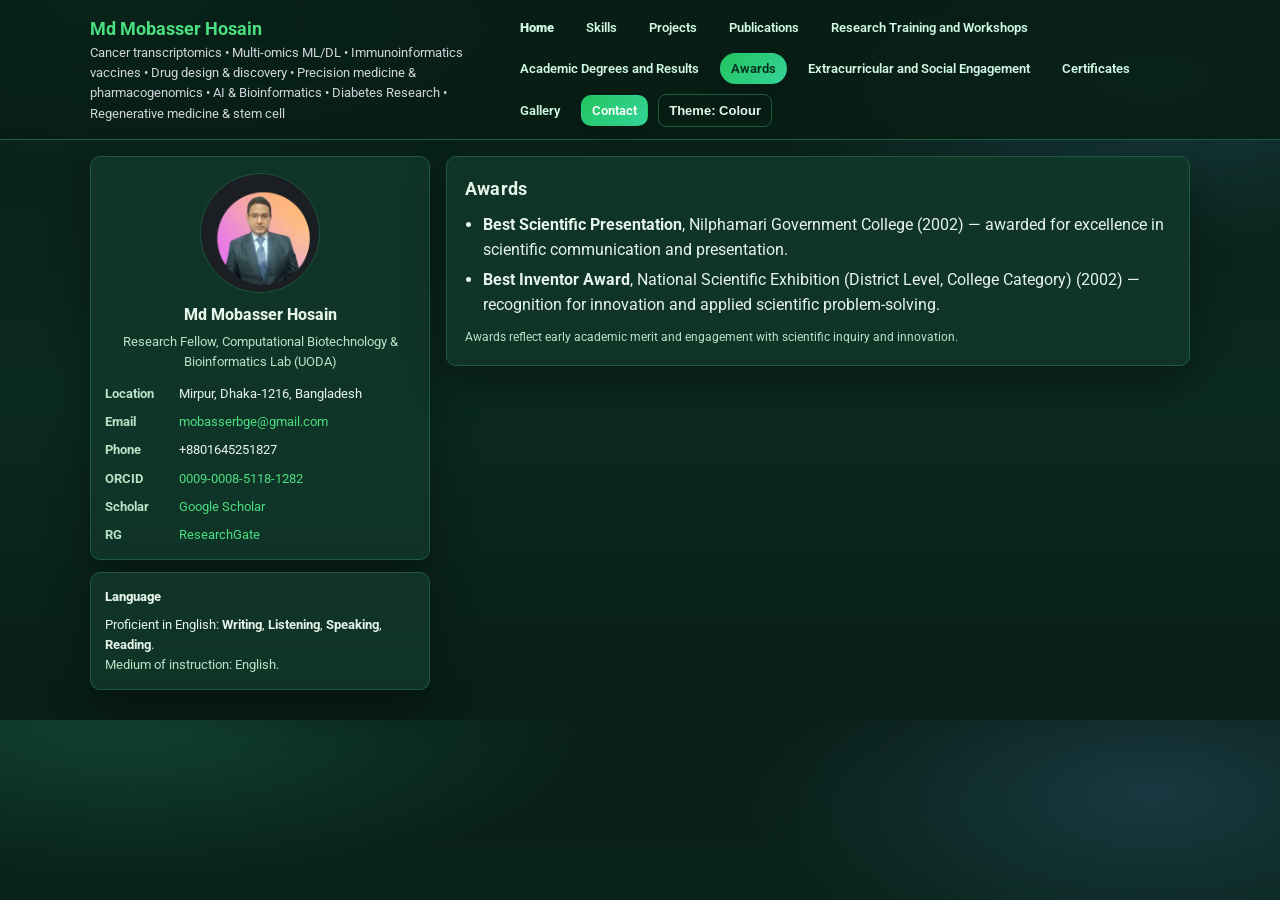
<file: awards.html>
<!doctype html>
<html lang="en">
<head>
  <meta charset="utf-8" />
  <meta name="viewport" content="width=device-width,initial-scale=1" />
  <meta name="description" content="Md Mobasser Hosain — Cancer Transcriptomics • Multi-Omics ML/DL • Immunoinformatics Vaccines • Drug Discovery • Precision Medicine & Pharmacogenomics" />
  <title>Awards — Md Mobasser Hosain</title>
  <link rel="icon" href="[data-uri]">
  <link rel="preconnect" href="https://fonts.googleapis.com">
  <link rel="preconnect" href="https://fonts.gstatic.com" crossorigin>
  <link href="https://fonts.googleapis.com/css2?family=Roboto:wght@400;500;700&display=swap" rel="stylesheet">
  <link rel="stylesheet" href="styles.css" />
</head>
<body>
  <header class="header">
    <div class="wrap header-inner">
      <div class="title">
        <a href="index.html#top" class="name">Md Mobasser Hosain</a>
        <div class="subtitle">Cancer transcriptomics • Multi-omics ML/DL • Immunoinformatics vaccines • Drug design & discovery • Precision medicine & pharmacogenomics • AI & Bioinformatics • Diabetes Research • Regenerative medicine & stem cell</div>
      </div>
      <nav class="nav">
        <a href="index.html" class="home">Home</a>
        <a href="skills.html">Skills</a>
        <a href="projects.html">Projects</a>
        <a href="publications.html">Publications</a>
        <a href="training.html">Research Training and Workshops</a>
        <a href="academic_results.html">Academic Degrees and Results</a>
        <a href="awards.html">Awards</a>
        <a href="engagement.html">Extracurricular and Social Engagement</a>
        <a href="certificates.html">Certificates</a>
        <a href="gallery.html">Gallery</a>
        <a href="contact.html" class="btn">Contact</a>
        <button class="btn ghost smallbtn" id="themeToggle" type="button">Theme</button>
      </nav>
    </div>
  </header>

  <main class="wrap layout" id="top">
<aside class="sidebar">
      <div class="card profile">
        <img class="avatar" src="assets/avatar.png" alt="Profile photo">
        <div class="pname">Md Mobasser Hosain</div>
        <div class="affil">Research Fellow, Computational Biotechnology & Bioinformatics Lab (UODA)</div>
        <div class="meta">
          <div><span>Location</span>Mirpur, Dhaka-1216, Bangladesh</div>
          <div><span>Email</span><a href="mailto:mobasserbge@gmail.com">mobasserbge@gmail.com</a></div>
          <div><span>Phone</span>+8801645251827</div>
          <div><span>ORCID</span><a href="https://orcid.org/0009-0008-5118-1282" target="_blank" rel="noreferrer">0009-0008-5118-1282</a></div>
          <div><span>Scholar</span><a href="https://scholar.google.com/citations?user=WmthFEQAAAAJ&hl=en&authuser=1" target="_blank" rel="noreferrer">Google Scholar</a></div>
          <div><span>RG</span><a href="https://www.researchgate.net/profile/Md-Mobasser-Hosain" target="_blank" rel="noreferrer">ResearchGate</a></div>
        </div>
        </div>
      <div class="card">
        <div class="card-title">Language</div>
        <div class="plain">Proficient in English: <strong>Writing</strong>, <strong>Listening</strong>, <strong>Speaking</strong>, <strong>Reading</strong>.<br><span class="muted">Medium of instruction: English.</span></div>
      </div>
    </aside>
    <section class="content">

      
      <section class="card" id="awards">
        <h1>Awards</h1>

        <ul>
          <li><strong>Best Scientific Presentation</strong>, Nilphamari Government College (2002) — awarded for excellence in scientific communication and presentation.</li>
          <li><strong>Best Inventor Award</strong>, National Scientific Exhibition (District Level, College Category) (2002) — recognition for innovation and applied scientific problem-solving.</li>
        </ul>

        <div class="muted small" style="margin-top:10px">
          Awards reflect early academic merit and engagement with scientific inquiry and innovation.
        </div>
      </section>


    </section>
  </main>

  
  <script>
    (function(){
      const KEY = "mh_theme"; // "madae" | "google" | "scholar"
      const btn = document.getElementById("themeToggle");
      const THEMES = ["madae","google","scholar"];

      function apply(t){
        document.body.classList.toggle("theme-madae", t === "madae");
        document.body.classList.toggle("theme-google", t === "google");
        document.body.classList.toggle("theme-scholar", t === "scholar");
        if(btn){
          btn.textContent = (t === "madae") ? "Theme: Colour" : (t === "google") ? "Theme: Google" : "Theme: Scholar";
        }
      }

      let saved = localStorage.getItem(KEY) || "madae";
      if(!THEMES.includes(saved)) saved = "madae";
      apply(saved);

      if(btn){
        btn.addEventListener("click", () => {
          const cur = localStorage.getItem(KEY) || "madae";
          const i = THEMES.indexOf(cur);
          const next = THEMES[(i+1) % THEMES.length];
          localStorage.setItem(KEY, next);
          apply(next);
        });
      }
    })();
  </script>


  <script>
    (function(){
      const links = Array.from(document.querySelectorAll(".nav a")).filter(a => a.getAttribute("href"));
      const curPath = (location.pathname.split("/").pop() || "index.html").toLowerCase();
      const curHash = (location.hash || "").toLowerCase();

      function normalize(href){
        try{
          const u = new URL(href, location.href);
          const path = (u.pathname.split("/").pop() || "index.html").toLowerCase();
          const hash = (u.hash || "").toLowerCase();
          return {path, hash};
        }catch(e){
          return {path: href.toLowerCase(), hash:""};
        }
      }

      function setActive(){
        links.forEach(a => a.classList.remove("active"));
        // 1) exact page match
        let matched = links.filter(a => normalize(a.getAttribute("href")).path === curPath);
        // 2) if on index with hash, prefer link matching hash
        if(curPath === "index.html" && curHash){
          const hashMatch = links.filter(a => {
            const n = normalize(a.getAttribute("href"));
            return n.path === "index.html" && n.hash === curHash;
          });
          if(hashMatch.length) matched = hashMatch;
        }
        // 3) apply
        matched.forEach(a => a.classList.add("active"));
      }

      window.addEventListener("hashchange", setActive);
      setActive();
    })();
  </script>

</body>
</html>
</file>
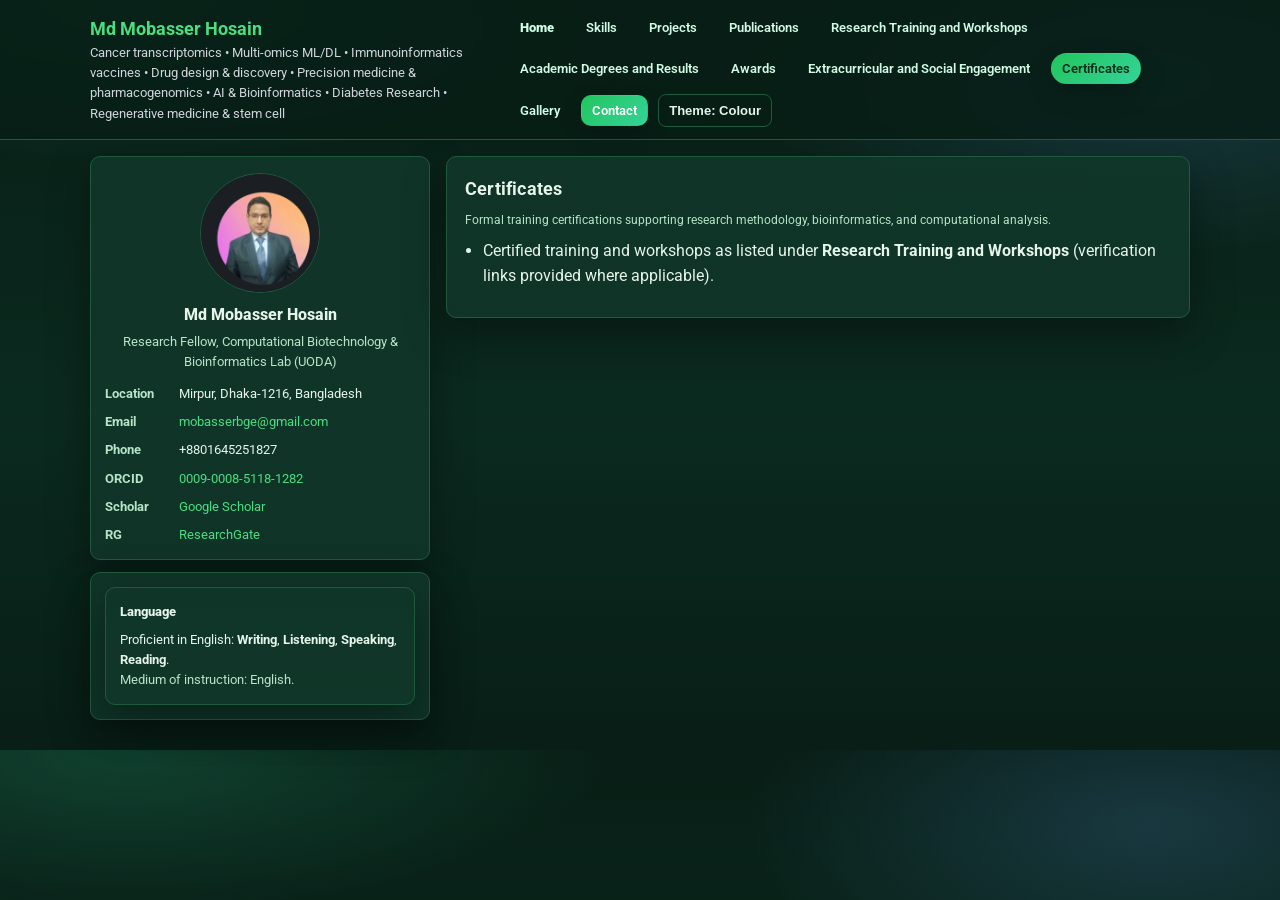
<file: certificates.html>
<!doctype html>
<html lang="en">
<head>
  <meta charset="utf-8" />
  <meta name="viewport" content="width=device-width,initial-scale=1" />
  <meta name="description" content="Md Mobasser Hosain — Cancer Transcriptomics • Multi-Omics ML/DL • Immunoinformatics Vaccines • Drug Discovery • Precision Medicine & Pharmacogenomics" />
  <title>Certificates — Md Mobasser Hosain</title>
  <link rel="icon" href="[data-uri]">
  <link rel="preconnect" href="https://fonts.googleapis.com">
  <link rel="preconnect" href="https://fonts.gstatic.com" crossorigin>
  <link href="https://fonts.googleapis.com/css2?family=Roboto:wght@400;500;700&display=swap" rel="stylesheet">
  <link rel="stylesheet" href="styles.css" />
</head>
<body>
  <header class="header">
    <div class="wrap header-inner">
      <div class="title">
        <a href="index.html#top" class="name">Md Mobasser Hosain</a>
        <div class="subtitle">Cancer transcriptomics • Multi-omics ML/DL • Immunoinformatics vaccines • Drug design & discovery • Precision medicine & pharmacogenomics • AI & Bioinformatics • Diabetes Research • Regenerative medicine & stem cell</div>
      </div>
      <nav class="nav">
        <a href="index.html" class="home">Home</a>
        <a href="skills.html">Skills</a>
        <a href="projects.html">Projects</a>
        <a href="publications.html">Publications</a>
        <a href="training.html">Research Training and Workshops</a>
        <a href="academic_results.html">Academic Degrees and Results</a>
        <a href="awards.html">Awards</a>
        <a href="engagement.html">Extracurricular and Social Engagement</a>
        <a href="certificates.html">Certificates</a>
        <a href="gallery.html">Gallery</a>
        <a href="contact.html" class="btn">Contact</a>
        <button class="btn ghost smallbtn" id="themeToggle" type="button">Theme</button>
      </nav>
    </div>
  </header>

  <main class="wrap layout" id="top">
<aside class="sidebar">
      <div class="card profile">
        <img class="avatar" src="assets/avatar.png" alt="Profile photo">
        <div class="pname">Md Mobasser Hosain</div>
        <div class="affil">Research Fellow, Computational Biotechnology & Bioinformatics Lab (UODA)</div>
        <div class="meta">
          <div><span>Location</span>Mirpur, Dhaka-1216, Bangladesh</div>
          <div><span>Email</span><a href="mailto:mobasserbge@gmail.com">mobasserbge@gmail.com</a></div>
          <div><span>Phone</span>+8801645251827</div>
          <div><span>ORCID</span><a href="https://orcid.org/0009-0008-5118-1282" target="_blank" rel="noreferrer">0009-0008-5118-1282</a></div>
          <div><span>Scholar</span><a href="https://scholar.google.com/citations?user=WmthFEQAAAAJ&hl=en&authuser=1" target="_blank" rel="noreferrer">Google Scholar</a></div>
          <div><span>RG</span><a href="https://www.researchgate.net/profile/Md-Mobasser-Hosain" target="_blank" rel="noreferrer">ResearchGate</a></div>
        </div>
        </div>
<div class="card">

        

      <div class="card">
        <div class="card-title">Language</div>
        <div class="plain">Proficient in English: <strong>Writing</strong>, <strong>Listening</strong>, <strong>Speaking</strong>, <strong>Reading</strong>.<br><span class="muted">Medium of instruction: English.</span></div>
      </div>
    </aside>
    <section class="content">

      
      <section class="card" id="certificates">
        <h1>Certificates</h1>

        <div class="muted small">
          Formal training certifications supporting research methodology, bioinformatics, and computational analysis.
        </div>

        <ul style="margin-top:10px">
          <li>Certified training and workshops as listed under <strong>Research Training and Workshops</strong> (verification links provided where applicable).</li>
        </ul>

        <div class="muted small" style="margin-top:10px">
         
        </div>
      </section>


    </section>
  </main>

  
  <script>
    (function(){
      const KEY = "mh_theme"; // "madae" | "google" | "scholar"
      const btn = document.getElementById("themeToggle");
      const THEMES = ["madae","google","scholar"];

      function apply(t){
        document.body.classList.toggle("theme-madae", t === "madae");
        document.body.classList.toggle("theme-google", t === "google");
        document.body.classList.toggle("theme-scholar", t === "scholar");
        if(btn){
          btn.textContent = (t === "madae") ? "Theme: Colour" : (t === "google") ? "Theme: Google" : "Theme: Scholar";
        }
      }

      let saved = localStorage.getItem(KEY) || "madae";
      if(!THEMES.includes(saved)) saved = "madae";
      apply(saved);

      if(btn){
        btn.addEventListener("click", () => {
          const cur = localStorage.getItem(KEY) || "madae";
          const i = THEMES.indexOf(cur);
          const next = THEMES[(i+1) % THEMES.length];
          localStorage.setItem(KEY, next);
          apply(next);
        });
      }
    })();
  </script>


  <script>
    (function(){
      const links = Array.from(document.querySelectorAll(".nav a")).filter(a => a.getAttribute("href"));
      const curPath = (location.pathname.split("/").pop() || "index.html").toLowerCase();
      const curHash = (location.hash || "").toLowerCase();

      function normalize(href){
        try{
          const u = new URL(href, location.href);
          const path = (u.pathname.split("/").pop() || "index.html").toLowerCase();
          const hash = (u.hash || "").toLowerCase();
          return {path, hash};
        }catch(e){
          return {path: href.toLowerCase(), hash:""};
        }
      }

      function setActive(){
        links.forEach(a => a.classList.remove("active"));
        // 1) exact page match
        let matched = links.filter(a => normalize(a.getAttribute("href")).path === curPath);
        // 2) if on index with hash, prefer link matching hash
        if(curPath === "index.html" && curHash){
          const hashMatch = links.filter(a => {
            const n = normalize(a.getAttribute("href"));
            return n.path === "index.html" && n.hash === curHash;
          });
          if(hashMatch.length) matched = hashMatch;
        }
        // 3) apply
        matched.forEach(a => a.classList.add("active"));
      }

      window.addEventListener("hashchange", setActive);
      setActive();
    })();
  </script>

</body>
</html>
</file>
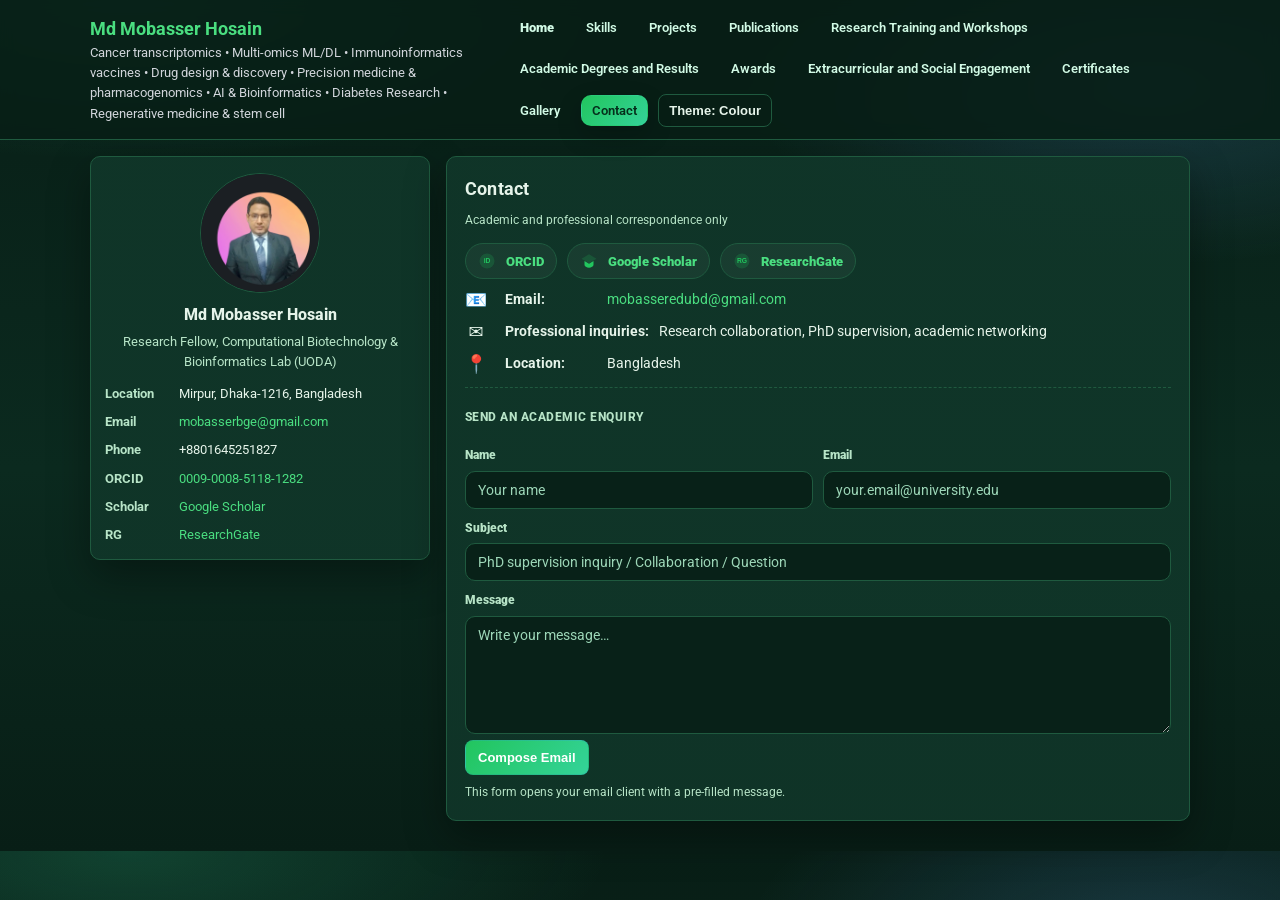
<file: contact.html>
<!doctype html>
<html lang="en">
<head>
  <meta charset="utf-8" />
  <meta name="viewport" content="width=device-width,initial-scale=1" />
  <meta name="description" content="Md Mobasser Hosain — Cancer Transcriptomics • Multi-Omics ML/DL • Immunoinformatics Vaccines • Drug Discovery • Precision Medicine & Pharmacogenomics" />
  <title>Contact — Md Mobasser Hosain</title>
  <link rel="icon" href="[data-uri]">
  <link rel="preconnect" href="https://fonts.googleapis.com">
  <link rel="preconnect" href="https://fonts.gstatic.com" crossorigin>
  <link href="https://fonts.googleapis.com/css2?family=Roboto:wght@400;500;700&display=swap" rel="stylesheet">
  <link rel="stylesheet" href="styles.css" />
</head>
<body>
  <header class="header">
    <div class="wrap header-inner">
      <div class="title">
        <a href="index.html#top" class="name">Md Mobasser Hosain</a>
        <div class="subtitle">Cancer transcriptomics • Multi-omics ML/DL • Immunoinformatics vaccines • Drug design & discovery • Precision medicine & pharmacogenomics • AI & Bioinformatics • Diabetes Research • Regenerative medicine & stem cell</div>
      </div>
      <nav class="nav">
        <a href="index.html" class="home">Home</a>
        <a href="skills.html">Skills</a>
        <a href="projects.html">Projects</a>
        <a href="publications.html">Publications</a>
        <a href="training.html">Research Training and Workshops</a>
        <a href="academic_results.html">Academic Degrees and Results</a>
        <a href="awards.html">Awards</a>
        <a href="engagement.html">Extracurricular and Social Engagement</a>
        <a href="certificates.html">Certificates</a>
        <a href="gallery.html">Gallery</a>
        <a href="contact.html" class="btn">Contact</a>
        <button class="btn ghost smallbtn" id="themeToggle" type="button">Theme</button>
      </nav>
    </div>
  </header>

  <main class="wrap layout" id="top">
<aside class="sidebar">
      <div class="card profile">
        <img class="avatar" src="assets/avatar.png" alt="Profile photo">
        <div class="pname">Md Mobasser Hosain</div>
        <div class="affil">Research Fellow, Computational Biotechnology & Bioinformatics Lab (UODA)</div>
        <div class="meta">
          <div><span>Location</span>Mirpur, Dhaka-1216, Bangladesh</div>
          <div><span>Email</span><a href="mailto:mobasseredubd@gmail.com">mobasserbge@gmail.com</a></div>
          <div><span>Phone</span>+8801645251827</div>
          <div><span>ORCID</span><a href="https://orcid.org/0009-0008-5118-1282" target="_blank" rel="noreferrer">0009-0008-5118-1282</a></div>
          <div><span>Scholar</span><a href="https://scholar.google.com/citations?user=WmthFEQAAAAJ&hl=en&authuser=1" target="_blank" rel="noreferrer">Google Scholar</a></div>
          <div><span>RG</span><a href="https://www.researchgate.net/profile/Md-Mobasser-Hosain?ev=hdr_xprf" target="_blank" rel="noreferrer">ResearchGate</a></div>
        </div>
    </aside>
    <section class="content">

      
      <section class="card" id="contact">
        <h1>Contact</h1>
        <div class="muted small">Academic and professional correspondence only</div>

        <div class="contact-links" aria-label="Academic profile links">
          <a class="plink" href="https://orcid.org/0009-0008-5118-1282" target="_blank" rel="noreferrer">
            <svg viewBox="0 0 24 24" aria-hidden="true" class="svgicon"><circle cx="12" cy="12" r="10" fill="currentColor" opacity=".18"/><text x="12" y="15" text-anchor="middle" font-size="9" font-family="Arial" fill="currentColor" font-weight="700">iD</text></svg><span>ORCID</span>
          </a>
          <a class="plink" href="https://scholar.google.com/citations?user=WmthFEQAAAAJ&hl=en&authuser=1" target="_blank" rel="noreferrer">
            <svg viewBox="0 0 24 24" aria-hidden="true" class="svgicon"><path d="M12 3 2 9l10 6 10-6-10-6Z" fill="currentColor" opacity=".18"/><path d="M6 12v5c0 2.2 3 4 6 4s6-1.8 6-4v-5l-6 3.6L6 12Z" fill="currentColor"/></svg><span>Google Scholar</span>
          </a>
          <a class="plink" href="https://www.researchgate.net/profile/Md-Mobasser-Hosain?ev=hdr_xprf" target="_blank" rel="noreferrer" title="Replace with your ResearchGate profile link when available">
            <svg viewBox="0 0 24 24" aria-hidden="true" class="svgicon"><circle cx="12" cy="12" r="10" fill="currentColor" opacity=".18"/><text x="12" y="15" text-anchor="middle" font-size="9" font-family="Arial" fill="currentColor" font-weight="700">RG</text></svg><span>ResearchGate</span>
          </a>
        </div>

        <ul class="contact-list">
          <li><span class="ico">📧</span><strong>Email:</strong> <a href="mailto:mobasseredubd@gmail.com">mobasseredubd@gmail.com</a></li>
          <li><span class="ico">✉️</span><strong>Professional inquiries:</strong> Research collaboration, PhD supervision, academic networking</li>
          <li><span class="ico">📍</span><strong>Location:</strong> Bangladesh</li>
        </ul>

        <div class="block">
          <div class="subhead">Send an Academic Enquiry</div>
          <form class="contact-form" id="contactForm">
            <div class="row">
              <label>
                <span>Name</span>
                <input type="text" name="name" placeholder="Your name" required>
              </label>
              <label>
                <span>Email</span>
                <input type="email" name="from" placeholder="your.email@university.edu" required>
              </label>
            </div>
            <label>
              <span>Subject</span>
              <input type="text" name="subject" placeholder="PhD supervision inquiry / Collaboration / Question" required>
            </label>
            <label>
              <span>Message</span>
              <textarea name="message" rows="6" placeholder="Write your message…" required></textarea>
            </label>
            <button class="btn" type="submit">Compose Email</button>
            <div class="muted small" style="margin-top:8px">This form opens your email client with a pre-filled message.</div>
          </form>
        </div>

        <script>
          (function(){
            const form = document.getElementById("contactForm");
            if(!form) return;
            form.addEventListener("submit", function(e){
              e.preventDefault();
              const data = new FormData(form);
              const name = String(data.get("name") || "").trim();
              const from = String(data.get("from") || "").trim();
              const subject = String(data.get("subject") || "").trim();
              const msg = String(data.get("message") || "").trim();

              const body = "Name: " + name + "\n"
                         + "Email: " + from + "\n\n"
                         + msg + "\n\n"
                         + "— Sent via Md Mobasser Hosain website";

              const mailto = "mailto:mobasseredubd@gmail.com"
                           + "?subject=" + encodeURIComponent(subject)
                           + "&body=" + encodeURIComponent(body);

              window.location.href = mailto;
            });
          })();
        </script>
      </section>

    
    </section>
  </main>

  
  <script>
    (function(){
      const KEY = "mh_theme"; // "madae" | "google" | "scholar"
      const btn = document.getElementById("themeToggle");
      const THEMES = ["madae","google","scholar"];

      function apply(t){
        document.body.classList.toggle("theme-madae", t === "madae");
        document.body.classList.toggle("theme-google", t === "google");
        document.body.classList.toggle("theme-scholar", t === "scholar");
        if(btn){
          btn.textContent = (t === "madae") ? "Theme: Colour" : (t === "google") ? "Theme: Google" : "Theme: Scholar";
        }
      }

      let saved = localStorage.getItem(KEY) || "madae";
      if(!THEMES.includes(saved)) saved = "madae";
      apply(saved);

      if(btn){
        btn.addEventListener("click", () => {
          const cur = localStorage.getItem(KEY) || "madae";
          const i = THEMES.indexOf(cur);
          const next = THEMES[(i+1) % THEMES.length];
          localStorage.setItem(KEY, next);
          apply(next);
        });
      }
    })();
  </script>


  <script>
    (function(){
      const links = Array.from(document.querySelectorAll(".nav a")).filter(a => a.getAttribute("href"));
      const curPath = (location.pathname.split("/").pop() || "index.html").toLowerCase();
      const curHash = (location.hash || "").toLowerCase();

      function normalize(href){
        try{
          const u = new URL(href, location.href);
          const path = (u.pathname.split("/").pop() || "index.html").toLowerCase();
          const hash = (u.hash || "").toLowerCase();
          return {path, hash};
        }catch(e){
          return {path: href.toLowerCase(), hash:""};
        }
      }

      function setActive(){
        links.forEach(a => a.classList.remove("active"));
        // 1) exact page match
        let matched = links.filter(a => normalize(a.getAttribute("href")).path === curPath);
        // 2) if on index with hash, prefer link matching hash
        if(curPath === "index.html" && curHash){
          const hashMatch = links.filter(a => {
            const n = normalize(a.getAttribute("href"));
            return n.path === "index.html" && n.hash === curHash;
          });
          if(hashMatch.length) matched = hashMatch;
        }
        // 3) apply
        matched.forEach(a => a.classList.add("active"));
      }

      window.addEventListener("hashchange", setActive);
      setActive();
    })();
  </script>

</body>
</html>
</file>
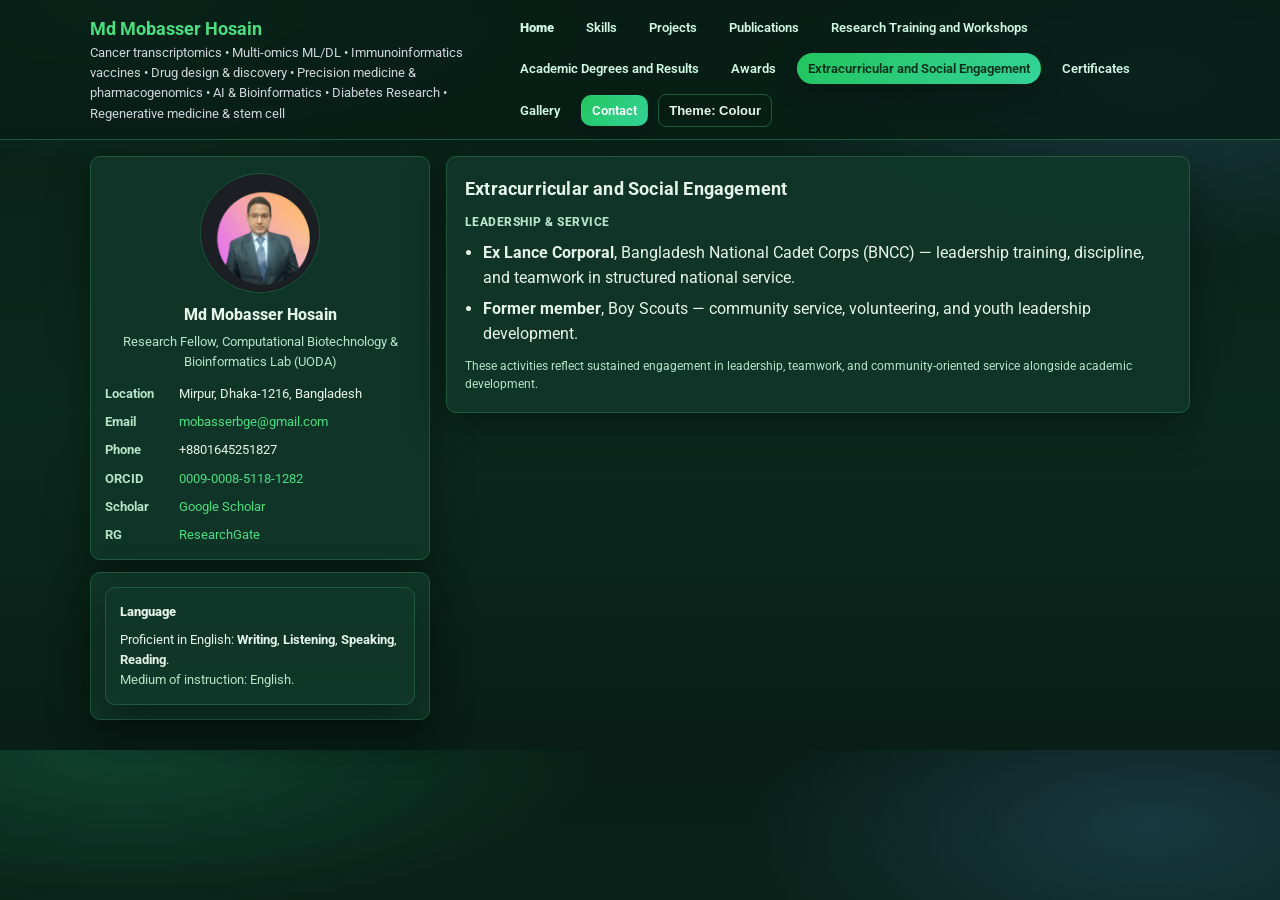
<file: engagement.html>
<!doctype html>
<html lang="en">
<head>
  <meta charset="utf-8" />
  <meta name="viewport" content="width=device-width,initial-scale=1" />
  <meta name="description" content="Md Mobasser Hosain — Cancer Transcriptomics • Multi-Omics ML/DL • Immunoinformatics Vaccines • Drug Discovery • Precision Medicine & Pharmacogenomics" />
  <title>Extracurricular & social engagement — Md Mobasser Hosain</title>
  <link rel="icon" href="[data-uri]">
  <link rel="preconnect" href="https://fonts.googleapis.com">
  <link rel="preconnect" href="https://fonts.gstatic.com" crossorigin>
  <link href="https://fonts.googleapis.com/css2?family=Roboto:wght@400;500;700&display=swap" rel="stylesheet">
  <link rel="stylesheet" href="styles.css" />
</head>
<body>
  <header class="header">
    <div class="wrap header-inner">
      <div class="title">
        <a href="index.html#top" class="name">Md Mobasser Hosain</a>
        <div class="subtitle">Cancer transcriptomics • Multi-omics ML/DL • Immunoinformatics vaccines • Drug design & discovery • Precision medicine & pharmacogenomics • AI & Bioinformatics • Diabetes Research • Regenerative medicine & stem cell</div>
      </div>
      <nav class="nav">
        <a href="index.html" class="home">Home</a>
        <a href="skills.html">Skills</a>
        <a href="projects.html">Projects</a>
        <a href="publications.html">Publications</a>
        <a href="training.html">Research Training and Workshops</a>
        <a href="academic_results.html">Academic Degrees and Results</a>
        <a href="awards.html">Awards</a>
        <a href="engagement.html">Extracurricular and Social Engagement</a>
        <a href="certificates.html">Certificates</a>
        <a href="gallery.html">Gallery</a>
        <a href="contact.html" class="btn">Contact</a>
        <button class="btn ghost smallbtn" id="themeToggle" type="button">Theme</button>
      </nav>
    </div>
  </header>

  <main class="wrap layout" id="top">
<aside class="sidebar">
      <div class="card profile">
        <img class="avatar" src="assets/avatar.png" alt="Profile photo">
        <div class="pname">Md Mobasser Hosain</div>
        <div class="affil">Research Fellow, Computational Biotechnology & Bioinformatics Lab (UODA)</div>
        <div class="meta">
          <div><span>Location</span>Mirpur, Dhaka-1216, Bangladesh</div>
          <div><span>Email</span><a href="mailto:mobasserbge@gmail.com">mobasserbge@gmail.com</a></div>
          <div><span>Phone</span>+8801645251827</div>
          <div><span>ORCID</span><a href="https://orcid.org/0009-0008-5118-1282" target="_blank" rel="noreferrer">0009-0008-5118-1282</a></div>
          <div><span>Scholar</span><a href="https://scholar.google.com/citations?user=WmthFEQAAAAJ&hl=en&authuser=1" target="_blank" rel="noreferrer">Google Scholar</a></div>
          <div><span>RG</span><a href="https://www.researchgate.net/profile/Md-Mobasser-Hosain" target="_blank" rel="noreferrer">ResearchGate</a></div>
        </div>
        </div>
<div class="card">
      <div class="card">
        <div class="card-title">Language</div>
        <div class="plain">Proficient in English: <strong>Writing</strong>, <strong>Listening</strong>, <strong>Speaking</strong>, <strong>Reading</strong>.<br><span class="muted">Medium of instruction: English.</span></div>
      </div>
    </aside>
    <section class="content">

      
      <section class="card" id="engagement">
        <h1>Extracurricular and Social Engagement</h1>

        <div class="block" style="border-top:none;padding-top:0;margin-top:10px">
          <div class="subhead">Leadership & service</div>
          <ul>
            <li><strong>Ex Lance Corporal</strong>, Bangladesh National Cadet Corps (BNCC) — leadership training, discipline, and teamwork in structured national service.</li>
            <li><strong>Former member</strong>, Boy Scouts — community service, volunteering, and youth leadership development.</li>
          </ul>
        </div>

        <div class="muted small" style="margin-top:10px">
          These activities reflect sustained engagement in leadership, teamwork, and community-oriented service alongside academic development.
        </div>
      </section>


    </section>
  </main>

  
  <script>
    (function(){
      const KEY = "mh_theme"; // "madae" | "google" | "scholar"
      const btn = document.getElementById("themeToggle");
      const THEMES = ["madae","google","scholar"];

      function apply(t){
        document.body.classList.toggle("theme-madae", t === "madae");
        document.body.classList.toggle("theme-google", t === "google");
        document.body.classList.toggle("theme-scholar", t === "scholar");
        if(btn){
          btn.textContent = (t === "madae") ? "Theme: Colour" : (t === "google") ? "Theme: Google" : "Theme: Scholar";
        }
      }

      let saved = localStorage.getItem(KEY) || "madae";
      if(!THEMES.includes(saved)) saved = "madae";
      apply(saved);

      if(btn){
        btn.addEventListener("click", () => {
          const cur = localStorage.getItem(KEY) || "madae";
          const i = THEMES.indexOf(cur);
          const next = THEMES[(i+1) % THEMES.length];
          localStorage.setItem(KEY, next);
          apply(next);
        });
      }
    })();
  </script>


  <script>
    (function(){
      const links = Array.from(document.querySelectorAll(".nav a")).filter(a => a.getAttribute("href"));
      const curPath = (location.pathname.split("/").pop() || "index.html").toLowerCase();
      const curHash = (location.hash || "").toLowerCase();

      function normalize(href){
        try{
          const u = new URL(href, location.href);
          const path = (u.pathname.split("/").pop() || "index.html").toLowerCase();
          const hash = (u.hash || "").toLowerCase();
          return {path, hash};
        }catch(e){
          return {path: href.toLowerCase(), hash:""};
        }
      }

      function setActive(){
        links.forEach(a => a.classList.remove("active"));
        // 1) exact page match
        let matched = links.filter(a => normalize(a.getAttribute("href")).path === curPath);
        // 2) if on index with hash, prefer link matching hash
        if(curPath === "index.html" && curHash){
          const hashMatch = links.filter(a => {
            const n = normalize(a.getAttribute("href"));
            return n.path === "index.html" && n.hash === curHash;
          });
          if(hashMatch.length) matched = hashMatch;
        }
        // 3) apply
        matched.forEach(a => a.classList.add("active"));
      }

      window.addEventListener("hashchange", setActive);
      setActive();
    })();
  </script>

</body>
</html>
</file>
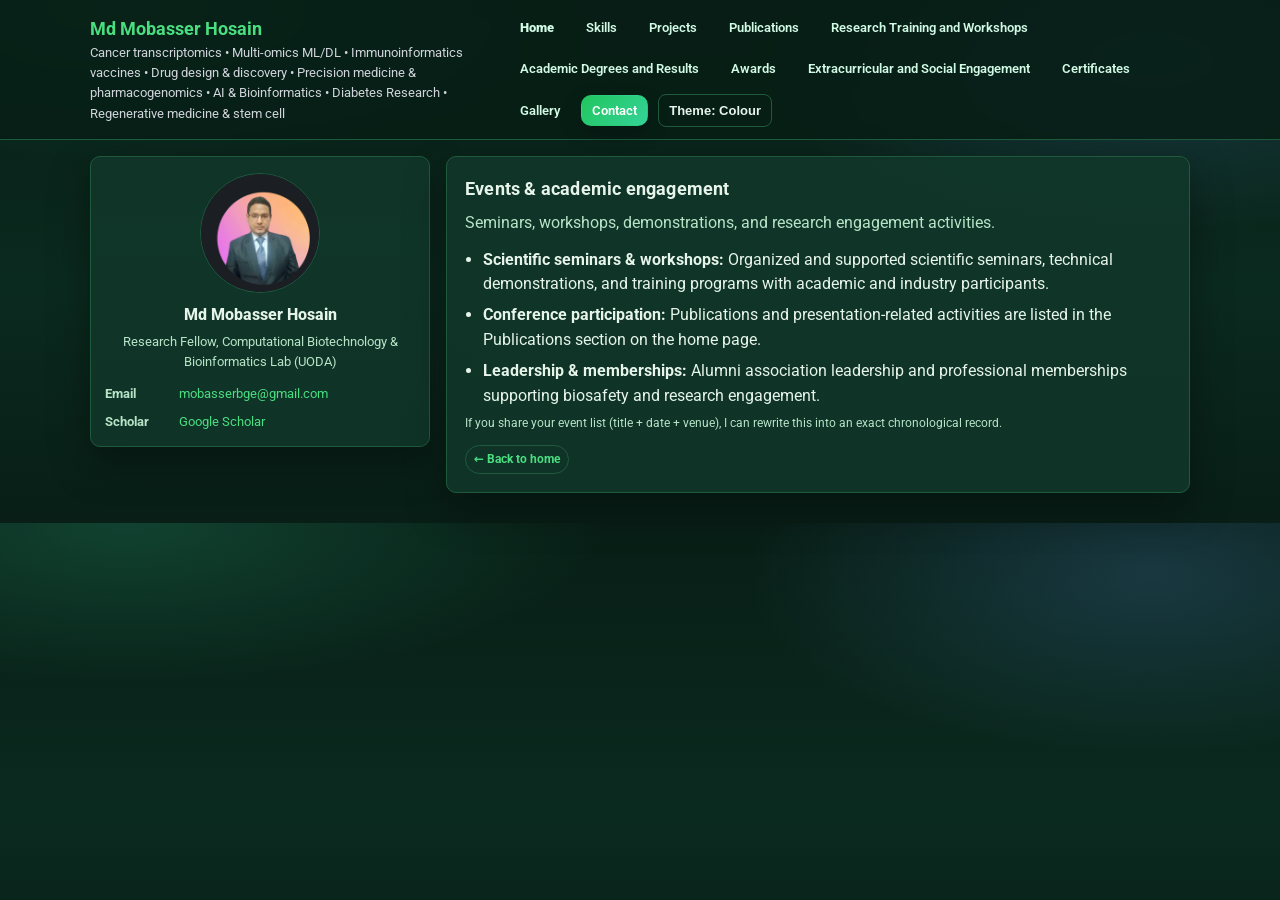
<file: events.html>
<!doctype html>
<html lang="en">
<head>
  <meta charset="utf-8" />
  <meta name="viewport" content="width=device-width,initial-scale=1" />
  <meta name="description" content="Md Mobasser Hosain — Events & academic engagement" />
  <title>Events — Md Mobasser Hosain</title>
  <link rel="stylesheet" href="styles.css" />
  <link rel="preconnect" href="https://fonts.googleapis.com">
  <link rel="preconnect" href="https://fonts.gstatic.com" crossorigin>
  <link href="https://fonts.googleapis.com/css2?family=Roboto:wght@400;500;700&display=swap" rel="stylesheet">
</head>
<body>
  <header class="header">
    <div class="wrap header-inner">
      <div class="title">
        <a href="index.html#top" class="name">Md Mobasser Hosain</a>
        <div class="subtitle">Cancer transcriptomics • Multi-omics ML/DL • Immunoinformatics vaccines • Drug design & discovery • Precision medicine & pharmacogenomics • AI & Bioinformatics • Diabetes Research • Regenerative medicine & stem cell</div>
      </div>
      <nav class="nav">
        <a href="index.html" class="home">Home</a>
        <a href="skills.html">Skills</a>
        <a href="projects.html">Projects</a>
        <a href="publications.html">Publications</a>
        <a href="training.html">Research Training and Workshops</a>
        <a href="academic_results.html">Academic Degrees and Results</a>
        <a href="awards.html">Awards</a>
        <a href="engagement.html">Extracurricular and Social Engagement</a>
        <a href="certificates.html">Certificates</a>
        <a href="gallery.html">Gallery</a>
        <a href="contact.html" class="btn">Contact</a>
        <button class="btn ghost smallbtn" id="themeToggle" type="button">Theme</button>
      </nav>
    </div>
  </header>

  <main class="wrap layout">
    <aside class="sidebar">
      <div class="card profile">
        <img class="avatar" src="assets/avatar.png" alt="Profile photo">
        <div class="pname">Md Mobasser Hosain</div>
        <div class="affil">Research Fellow, Computational Biotechnology & Bioinformatics Lab (UODA)</div>
        <div class="meta">
          <div><span>Email</span><a href="mailto:mobasserbge@gmail.com">mobasserbge@gmail.com</a></div>
          <div><span>Scholar</span><a href="https://scholar.google.com/citations?user=WmthFEQAAAAJ&hl=en&authuser=1" target="_blank" rel="noreferrer">Google Scholar</a></div>
        </div>
      </div>
    </aside>

    <section class="content">
      <section class="card">
        <h1>Events & academic engagement</h1>
        <div class="muted">Seminars, workshops, demonstrations, and research engagement activities.</div>

        <ul class="events" style="margin-top:12px">
          <li><strong>Scientific seminars & workshops:</strong> Organized and supported scientific seminars, technical demonstrations, and training programs with academic and industry participants.</li>
          <li><strong>Conference participation:</strong> Publications and presentation-related activities are listed in the Publications section on the home page.</li>
          <li><strong>Leadership & memberships:</strong> Alumni association leadership and professional memberships supporting biosafety and research engagement.</li>
        </ul>

        <div class="muted small">If you share your event list (title + date + venue), I can rewrite this into an exact chronological record.</div>
        <div style="margin-top:12px">
          <a class="link" href="index.html#top">← Back to home</a>
        </div>
      </section>
    </section>
  </main>

  
  <script>
    (function(){
      const KEY = "mh_theme"; // "madae" | "google" | "scholar"
      const btn = document.getElementById("themeToggle");
      const THEMES = ["madae","google","scholar"];

      function apply(t){
        document.body.classList.toggle("theme-madae", t === "madae");
        document.body.classList.toggle("theme-google", t === "google");
        document.body.classList.toggle("theme-scholar", t === "scholar");
        if(btn){
          btn.textContent = (t === "madae") ? "Theme: Colour" : (t === "google") ? "Theme: Google" : "Theme: Scholar";
        }
      }

      let saved = localStorage.getItem(KEY) || "madae";
      if(!THEMES.includes(saved)) saved = "madae";
      apply(saved);

      if(btn){
        btn.addEventListener("click", () => {
          const cur = localStorage.getItem(KEY) || "madae";
          const i = THEMES.indexOf(cur);
          const next = THEMES[(i+1) % THEMES.length];
          localStorage.setItem(KEY, next);
          apply(next);
        });
      }
    })();
  </script>


  <script>
    (function(){
      const links = Array.from(document.querySelectorAll(".nav a")).filter(a => a.getAttribute("href"));
      const curPath = (location.pathname.split("/").pop() || "index.html").toLowerCase();
      const curHash = (location.hash || "").toLowerCase();

      function normalize(href){
        try{
          const u = new URL(href, location.href);
          const path = (u.pathname.split("/").pop() || "index.html").toLowerCase();
          const hash = (u.hash || "").toLowerCase();
          return {path, hash};
        }catch(e){
          return {path: href.toLowerCase(), hash:""};
        }
      }

      function setActive(){
        links.forEach(a => a.classList.remove("active"));
        // 1) exact page match
        let matched = links.filter(a => normalize(a.getAttribute("href")).path === curPath);
        // 2) if on index with hash, prefer link matching hash
        if(curPath === "index.html" && curHash){
          const hashMatch = links.filter(a => {
            const n = normalize(a.getAttribute("href"));
            return n.path === "index.html" && n.hash === curHash;
          });
          if(hashMatch.length) matched = hashMatch;
        }
        // 3) apply
        matched.forEach(a => a.classList.add("active"));
      }

      window.addEventListener("hashchange", setActive);
      setActive();
    })();
  </script>

</body>
</html>
</file>
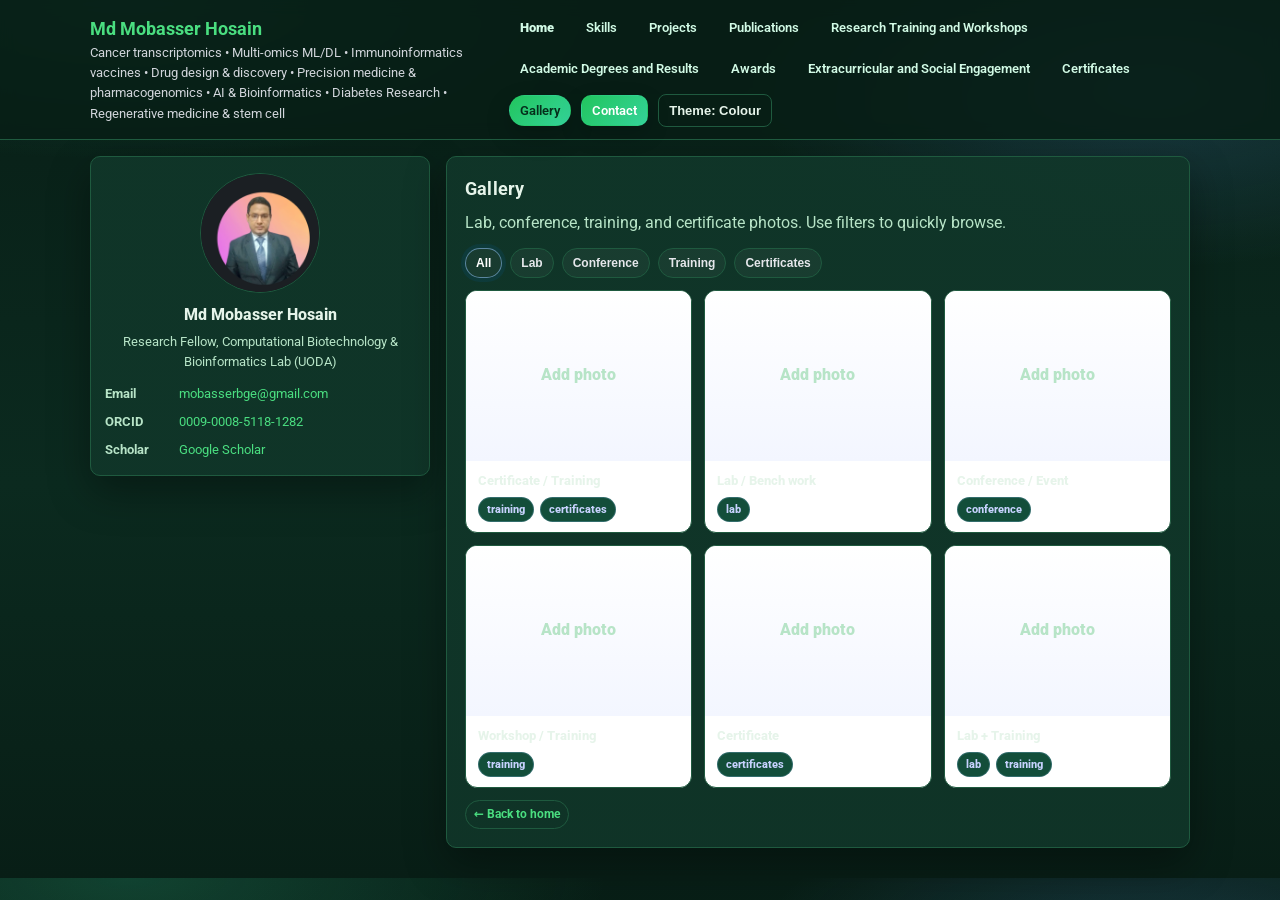
<file: gallery.html>
<!doctype html>
<html lang="en">
<head>
  <meta charset="utf-8" />
  <meta name="viewport" content="width=device-width,initial-scale=1" />
  <meta name="description" content="Md Mobasser Hosain — Photo gallery" />
  <title>Gallery — Md Mobasser Hosain</title>
  <link rel="stylesheet" href="styles.css" />
  <link rel="preconnect" href="https://fonts.googleapis.com">
  <link rel="preconnect" href="https://fonts.gstatic.com" crossorigin>
  <link href="https://fonts.googleapis.com/css2?family=Roboto:wght@400;500;700&display=swap" rel="stylesheet">
</head>
<body>
  <header class="header">
    <div class="wrap header-inner">
      <div class="title">
        <a href="index.html#top" class="name">Md Mobasser Hosain</a>
        <div class="subtitle">Cancer transcriptomics • Multi-omics ML/DL • Immunoinformatics vaccines • Drug design & discovery • Precision medicine & pharmacogenomics • AI & Bioinformatics • Diabetes Research • Regenerative medicine & stem cell</div>
      </div>
      <nav class="nav">
        <a href="index.html" class="home">Home</a>
        <a href="skills.html">Skills</a>
        <a href="projects.html">Projects</a>
        <a href="publications.html">Publications</a>
        <a href="training.html">Research Training and Workshops</a>
        <a href="academic_results.html">Academic Degrees and Results</a>
        <a href="awards.html">Awards</a>
        <a href="engagement.html">Extracurricular and Social Engagement</a>
        <a href="certificates.html">Certificates</a>
        <a href="gallery.html">Gallery</a>
        <a href="contact.html" class="btn">Contact</a>
        <button class="btn ghost smallbtn" id="themeToggle" type="button">Theme</button>
      </nav>
    </div>
  </header>

  <main class="wrap layout">
    <aside class="sidebar">
      <div class="card profile">
        <img class="avatar" src="assets/avatar.png" alt="Profile photo">
        <div class="pname">Md Mobasser Hosain</div>
        <div class="affil">Research Fellow, Computational Biotechnology & Bioinformatics Lab (UODA)</div>
        <div class="meta">
          <div><span>Email</span><a href="mailto:mobasserbge@gmail.com">mobasserbge@gmail.com</a></div>
          <div><span>ORCID</span><a href="https://orcid.org/0009-0008-5118-1282" target="_blank" rel="noreferrer">0009-0008-5118-1282</a></div>
          <div><span>Scholar</span><a href="https://scholar.google.com/citations?user=WmthFEQAAAAJ&hl=en&authuser=1" target="_blank" rel="noreferrer">Google Scholar</a></div>
        </div>
      </div>
    </aside>

    <section class="content">
      <section class="card">
        <h1>Gallery</h1>
        <div class="muted">Lab, conference, training, and certificate photos. Use filters to quickly browse.</div>

        <div class="filters" role="tablist" aria-label="Gallery filters">
          <button class="fbtn active" data-filter="all" role="tab" aria-selected="true">All</button>
          <button class="fbtn" data-filter="lab" role="tab">Lab</button>
          <button class="fbtn" data-filter="conference" role="tab">Conference</button>
          <button class="fbtn" data-filter="training" role="tab">Training</button>
          <button class="fbtn" data-filter="certificates" role="tab">Certificates</button>
        </div>

        <div class="gallery-grid" id="galleryGrid">
          <!-- Example items (replace images in assets/ and update src + captions). -->
          <figure class="gcard" data-tags="training certificates">
            <div class="gthumb placeholder"><div class="ph">Add photo</div></div>
            <figcaption>
              <div class="gcap">Certificate / Training</div>
              <div class="gtags"><span>training</span><span>certificates</span></div>
            </figcaption>
          </figure>

          <figure class="gcard" data-tags="lab">
            <div class="gthumb placeholder"><div class="ph">Add photo</div></div>
            <figcaption>
              <div class="gcap">Lab / Bench work</div>
              <div class="gtags"><span>lab</span></div>
            </figcaption>
          </figure>

          <figure class="gcard" data-tags="conference">
            <div class="gthumb placeholder"><div class="ph">Add photo</div></div>
            <figcaption>
              <div class="gcap">Conference / Event</div>
              <div class="gtags"><span>conference</span></div>
            </figcaption>
          </figure>

          <figure class="gcard" data-tags="training">
            <div class="gthumb placeholder"><div class="ph">Add photo</div></div>
            <figcaption>
              <div class="gcap">Workshop / Training</div>
              <div class="gtags"><span>training</span></div>
            </figcaption>
          </figure>

          <figure class="gcard" data-tags="certificates">
            <div class="gthumb placeholder"><div class="ph">Add photo</div></div>
            <figcaption>
              <div class="gcap">Certificate</div>
              <div class="gtags"><span>certificates</span></div>
            </figcaption>
          </figure>

          <figure class="gcard" data-tags="lab training">
            <div class="gthumb placeholder"><div class="ph">Add photo</div></div>
            <figcaption>
              <div class="gcap">Lab + Training</div>
              <div class="gtags"><span>lab</span><span>training</span></div>
            </figcaption>
          </figure>
        </div>

        <div class="muted small" style="margin-top:10px">

        <div style="margin-top:12px">
          <a class="link" href="index.html#top">← Back to home</a>
        </div>
      </section>

      
  <script>
    (function(){
      const KEY = "mh_theme"; // "madae" | "google" | "scholar"
      const btn = document.getElementById("themeToggle");
      const THEMES = ["madae","google","scholar"];

      function apply(t){
        document.body.classList.toggle("theme-madae", t === "madae");
        document.body.classList.toggle("theme-google", t === "google");
        document.body.classList.toggle("theme-scholar", t === "scholar");
        if(btn){
          btn.textContent = (t === "madae") ? "Theme: Colour" : (t === "google") ? "Theme: Google" : "Theme: Scholar";
        }
      }

      let saved = localStorage.getItem(KEY) || "madae";
      if(!THEMES.includes(saved)) saved = "madae";
      apply(saved);

      if(btn){
        btn.addEventListener("click", () => {
          const cur = localStorage.getItem(KEY) || "madae";
          const i = THEMES.indexOf(cur);
          const next = THEMES[(i+1) % THEMES.length];
          localStorage.setItem(KEY, next);
          apply(next);
        });
      }
    })();
  </script>


  <script>
    (function(){
      const links = Array.from(document.querySelectorAll(".nav a")).filter(a => a.getAttribute("href"));
      const curPath = (location.pathname.split("/").pop() || "index.html").toLowerCase();
      const curHash = (location.hash || "").toLowerCase();

      function normalize(href){
        try{
          const u = new URL(href, location.href);
          const path = (u.pathname.split("/").pop() || "index.html").toLowerCase();
          const hash = (u.hash || "").toLowerCase();
          return {path, hash};
        }catch(e){
          return {path: href.toLowerCase(), hash:""};
        }
      }

      function setActive(){
        links.forEach(a => a.classList.remove("active"));
        // 1) exact page match
        let matched = links.filter(a => normalize(a.getAttribute("href")).path === curPath);
        // 2) if on index with hash, prefer link matching hash
        if(curPath === "index.html" && curHash){
          const hashMatch = links.filter(a => {
            const n = normalize(a.getAttribute("href"));
            return n.path === "index.html" && n.hash === curHash;
          });
          if(hashMatch.length) matched = hashMatch;
        }
        // 3) apply
        matched.forEach(a => a.classList.add("active"));
      }

      window.addEventListener("hashchange", setActive);
      setActive();
    })();
  </script>

</body>
</html>
</file>
<file: styles.css>
:root{--bg:#f6f7fb;--card:#fff;--text:#1f2328;--muted:#57606a;--border:#d0d7de;--link:#0969da;--chip:#eef2ff;--btn:#1f6feb}
*{box-sizing:border-box}
html{scroll-behavior:smooth}
body{margin:0;font-family:Roboto,system-ui,-apple-system,Segoe UI,Arial,sans-serif;background:var(--bg);color:var(--text);line-height:1.55}
a{color:var(--link);text-decoration:none}a:hover{text-decoration:underline}
.wrap{max-width:1120px;margin:0 auto;padding:0 16px}
.header{position:sticky;top:0;z-index:20;background:rgba(246,247,251,.92);border-bottom:1px solid var(--border);backdrop-filter:blur(8px)}
.header-inner{display:flex;align-items:center;justify-content:space-between;gap:14px;padding:12px 0}
.name{font-weight:700;color:var(--text);font-size:18px}
.subtitle{color:var(--muted);font-size:13px;max-width:860px}
.nav{display:flex;gap:12px;align-items:center;flex-wrap:wrap}
.nav a{color:var(--muted);font-weight:600;font-size:13px}
.btn{display:inline-flex;align-items:center;justify-content:center;padding:9px 12px;border-radius:8px;background:var(--btn);color:#fff !important;font-weight:700;font-size:13px;border:1px solid rgba(31,111,235,.15);text-decoration:none !important}
.btn:hover{filter:brightness(.98)}
.btn.ghost{background:#fff;color:var(--text) !important;border:1px solid var(--border)}
.layout{display:grid;grid-template-columns:340px 1fr;gap:16px;padding:16px 0 30px}
.sidebar,.content{display:flex;flex-direction:column;gap:12px}
.card{background:var(--card);border:1px solid var(--border);border-radius:10px;padding:14px}
.profile .avatar{width:120px;height:120px;border-radius:999px;display:block;margin:2px auto 10px;border:1px solid var(--border)}
.pname{text-align:center;font-weight:800;font-size:16px}
.affil{text-align:center;color:var(--muted);font-size:13px;margin-top:4px}
.meta{margin-top:12px;display:flex;flex-direction:column;gap:8px;font-size:13px}
.meta div{display:flex;gap:10px}
.meta span{min-width:64px;color:var(--muted);font-weight:700}
.sidebar-actions{margin-top:12px;display:flex;gap:8px;flex-wrap:wrap;justify-content:center}
.card-title{font-weight:800;font-size:13px;margin-bottom:8px}
.plain{font-size:13px}
.muted{color:var(--muted)}.small{font-size:12px}
h1{margin:0 0 6px;font-size:18px}h2{margin:0 0 8px;font-size:16px}
.intro p{margin:8px 0}
.chips{display:flex;flex-wrap:wrap;gap:8px}
.chips span{background:var(--chip);border:1px solid rgba(9,105,218,.18);color:#0b4a8b;padding:6px 8px;border-radius:999px;font-size:12px;font-weight:600}
.pubs{margin:10px 0 0;padding-left:18px}
.pub{margin:10px 0}
.ptitle{font-weight:700}
.pauth,.pvenue{color:var(--muted);font-size:13px;margin-top:2px}
.plinks{margin-top:6px;display:flex;gap:8px;flex-wrap:wrap}
.link{display:inline-flex;align-items:center;gap:6px;padding:4px 8px;border-radius:999px;border:1px solid var(--border);font-size:12px;font-weight:700}
.doi{margin-left:6px}
.block{border-top:1px dashed var(--border);padding-top:12px;margin-top:12px}
.row{display:flex;justify-content:space-between;gap:12px;align-items:flex-start}
.role{font-weight:800}
.when{color:var(--muted);font-size:13px;margin-top:2px}
.subhead{margin-top:8px;font-weight:800;color:var(--muted);font-size:12px;text-transform:uppercase;letter-spacing:.04em}
ul{margin:8px 0 0;padding-left:18px}li{margin:6px 0}
.train li{margin:8px 0}
.contact-grid{display:grid;grid-template-columns:1fr 1fr;gap:12px}
.form{display:flex;flex-direction:column;gap:10px}
label{display:flex;flex-direction:column;gap:6px;font-size:13px;font-weight:700;color:var(--muted)}
input,textarea{border:1px solid var(--border);border-radius:8px;padding:10px;font-family:inherit;font-size:13px;outline:none;background:#fff;color:var(--text)}
input:focus,textarea:focus{border-color:rgba(9,105,218,.55);box-shadow:0 0 0 4px rgba(9,105,218,.12)}
.footer{color:var(--muted);font-size:12px;padding-top:6px}
@media (max-width:980px){.layout{grid-template-columns:1fr}.subtitle{display:none}.contact-grid{grid-template-columns:1fr}}


.badges{display:flex;flex-wrap:wrap;gap:8px;margin:8px 0 2px}
.badges span{background:#fff;border:1px solid rgba(9,105,218,.25);color:#0b4a8b;padding:5px 10px;border-radius:999px;font-size:12px;font-weight:800}
.gallery{display:grid;grid-template-columns:repeat(4,1fr);gap:10px;margin-top:10px}
.gitem{margin:0;border:1px solid var(--border);border-radius:10px;overflow:hidden;background:#fff}
.gitem img{width:100%;height:160px;object-fit:cover;display:block}
.gitem figcaption{padding:8px 10px;color:var(--muted);font-size:12px;font-weight:700}
.gitem.placeholder{display:flex;flex-direction:column;justify-content:center;align-items:stretch}
.gitem.placeholder .ph{height:160px;display:flex;align-items:center;justify-content:center;color:var(--muted);font-weight:800;background:linear-gradient(180deg,#ffffff, #f3f6ff)}
.events{margin-top:10px}
@media (max-width:980px){
  .gallery{grid-template-columns:repeat(2,1fr)}
  .gitem img,.gitem.placeholder .ph{height:150px}
}

/* Highlights */
.highlights{display:grid;grid-template-columns:repeat(3,1fr);gap:12px;margin-top:10px}
.hitem{border:1px solid var(--border);border-radius:10px;padding:12px;background:#fff}
.hnum{font-weight:900;font-size:18px;margin-bottom:2px}
.hlab{color:var(--muted);font-weight:800;font-size:12px;text-transform:uppercase;letter-spacing:.05em}
.hdesc{margin-top:6px;color:var(--text);font-size:13px}
@media (max-width:980px){.highlights{grid-template-columns:1fr}}

/* Gallery filters + grid */
.filters{display:flex;flex-wrap:wrap;gap:8px;margin-top:12px}
.fbtn{border:1px solid var(--border);background:#fff;color:var(--muted);padding:7px 10px;border-radius:999px;font-weight:800;font-size:12px;cursor:pointer}
.fbtn.active{border-color:rgba(9,105,218,.45);color:#0b4a8b;box-shadow:0 0 0 4px rgba(9,105,218,.10)}
.gallery-grid{display:grid;grid-template-columns:repeat(3,1fr);gap:12px;margin-top:12px}
.gcard{margin:0;border:1px solid var(--border);border-radius:12px;overflow:hidden;background:#fff}
.gthumb{height:170px;display:block}
.gthumb img{width:100%;height:100%;object-fit:cover;display:block}
.gthumb.placeholder{display:flex;align-items:center;justify-content:center;background:linear-gradient(180deg,#ffffff, #f3f6ff)}
.gthumb.placeholder .ph{color:var(--muted);font-weight:900}
.gcap{font-weight:800;font-size:13px}
.gtags{display:flex;flex-wrap:wrap;gap:6px;margin-top:6px}
.gtags span{font-size:11px;font-weight:800;color:#0b4a8b;background:var(--chip);border:1px solid rgba(9,105,218,.18);padding:3px 8px;border-radius:999px}
.gcard figcaption{padding:10px 12px}
@media (max-width:980px){.gallery-grid{grid-template-columns:1fr}.gthumb{height:160px}}

/* Theme switch: "madae" (more modern/catchy but scientific) */
body.theme-madae{
  --bg:#0b1220;
  --card:#0f172a;
  --text:#e5e7eb;
  --muted:#a5b4fc;
  --border:rgba(148,163,184,.25);
  --link:#93c5fd;
  --chip:rgba(59,130,246,.15);
  --btn:#3b82f6;
}
body.theme-madae .header{background:rgba(11,18,32,.88);border-bottom:1px solid var(--border)}
body.theme-madae .card{box-shadow:0 12px 30px rgba(0,0,0,.25)}
body.theme-madae .btn.ghost{background:rgba(255,255,255,.06);color:var(--text) !important}
body.theme-madae input, body.theme-madae textarea{background:rgba(255,255,255,.04);color:var(--text);border-color:var(--border)}
body.theme-madae .chips span, body.theme-madae .gtags span{color:#c7d2fe;border-color:rgba(147,197,253,.25)}

.quicklinks{margin:8px 0 0;padding-left:18px}
.quicklinks li{margin:8px 0}
.smallbtn{padding:9px 10px}


/* Nav extra links */
.nav .home{font-weight:900;color:var(--text)}
.ghostlink{
  display:inline-flex;align-items:center;justify-content:center;
  padding:9px 10px;border-radius:8px;border:1px solid var(--border);
  color:var(--muted);font-weight:800;font-size:13px;
}
body.theme-madae .ghostlink{background:rgba(255,255,255,.06);color:var(--text)}

/* Improve Highlights readability (dark theme) */
body.theme-madae .highlights .hitem{background:rgba(255,255,255,.04)}
body.theme-madae .highlights .hdesc{color:#e5e7eb}
body.theme-madae .highlights .hlab{color:#c7d2fe}
body.theme-madae .highlights .hnum{color:#ffffff}

/* Gallery filter buttons in dark theme */
body.theme-madae .fbtn{background:rgba(255,255,255,.04);color:#e5e7eb}
body.theme-madae .fbtn.active{color:#ffffff;border-color:rgba(147,197,253,.55)}

/* Mode toggle */
#modeToggle{min-width:110px}

/* Awards tab */

/* Eye-catchy nav on default (madae) theme */
body.theme-madae .nav a{
  padding:8px 10px;
  border-radius:999px;
}
body.theme-madae .nav a:hover{
  background:rgba(255,255,255,.06);
  text-decoration:none;
}
body.theme-madae .nav a.btn{
  border-radius:10px;
}

/* Skills sticky sub-menu */
.sknav{
  position:sticky;
  top:64px;
  z-index:5;
  display:flex;
  gap:8px;
  flex-wrap:wrap;
  padding:10px;
  margin:10px 0 0;
  border:1px solid var(--border);
  border-radius:12px;
  background:rgba(255,255,255,.85);
  backdrop-filter: blur(6px);
}
body.theme-madae .sknav{background:rgba(15,23,42,.70)}
.sknav a{
  padding:6px 10px;
  border-radius:999px;
  border:1px solid var(--border);
  font-weight:900;
  font-size:12px;
  color:var(--muted);
  text-decoration:none;
}
body.theme-madae .sknav a{color:#e5e7eb;background:rgba(255,255,255,.04)}
.skblock{margin-top:14px}
.skblock h2{margin:0 0 8px;font-size:15px}

/* Official table style */
.tablewrap{overflow:auto}
.tbl{width:100%;border-collapse:separate;border-spacing:0;border:1px solid var(--border);border-radius:12px;overflow:hidden;background:var(--card)}
.tbl th,.tbl td{padding:10px 12px;border-bottom:1px solid var(--border);vertical-align:top;font-size:13px}
.tbl th{background:rgba(9,105,218,.06);text-align:left;font-weight:900}
body.theme-madae .tbl th{background:rgba(59,130,246,.12)}
.tbl tr:last-child td{border-bottom:none}

/* Academic row icons */
.ico{display:inline-flex;align-items:center;justify-content:center;margin-right:8px;font-size:16px;line-height:1}

/* Theme: Scholar (light academic) */
body.theme-scholar{
  --bg:#ffffff;
  --card:#ffffff;
  --text:#111827;
  --muted:#4b5563;
  --border:#e5e7eb;
  --link:#0969da;
  --chip:#f3f4f6;
  --btn:#0969da;
}
body.theme-scholar .header{background:#ffffff;border-bottom:1px solid var(--border)}
body.theme-scholar .card{box-shadow:none}
body.theme-scholar .nav a:hover{background:#f3f4f6}

/* Theme: Google Scholar-like */
body.theme-google{
  --bg:#f1f3f4;
  --card:#ffffff;
  --text:#202124;
  --muted:#5f6368;
  --border:#dadce0;
  --link:#1a73e8;
  --chip:#eef3fd;
  --btn:#1a73e8;
  font-family: Roboto, Arial, sans-serif;
}
body.theme-google .header{
  background:#ffffff;
  border-bottom:1px solid var(--border);
}
body.theme-google .title .name{
  font-weight:700;
}
body.theme-google .subtitle{
  color:var(--muted);
}
body.theme-google .card{
  border:1px solid var(--border);
  box-shadow:none;
  border-radius:8px;
}
body.theme-google .nav a{
  color:var(--muted);
  font-weight:700;
}
body.theme-google .nav a.btn{
  background:var(--btn);
  color:#ffffff !important;
}
body.theme-google .nav a:hover{
  background:#f1f3f4;
  text-decoration:none;
}
body.theme-google .chips span{
  background:var(--chip);
  border:1px solid rgba(26,115,232,.18);
  color:#174ea6;
}
body.theme-google .tbl th{
  background:#f8f9fa;
}

/* Nav hover + active (all tabs) */
.nav a{
  border:1px solid transparent;
  transition: background .15s ease, border-color .15s ease, color .15s ease;
}
.nav a:hover{
  background:rgba(255,255,255,.06);
  border-color:var(--border);
  text-decoration:none;
}
.nav a.active{
  background:var(--btn);
  color:#ffffff !important;
  border-color:transparent;
}
body.theme-google .nav a:hover{background:#f1f3f4;border-color:#dadce0}
body.theme-google .nav a.active{background:var(--btn);color:#fff !important}
body.theme-scholar .nav a:hover{background:#f3f4f6;border-color:#e5e7eb}
body.theme-scholar .nav a.active{background:var(--btn);color:#fff !important}

/* Contact section (academic style) */
.contact-list{
  list-style:none;
  padding-left:0;
  margin-top:12px;
}
.contact-list li{
  display:flex;
  align-items:flex-start;
  gap:10px;
  margin:10px 0;
  font-size:14px;
}
.contact-list .ico{
  font-size:18px;
  line-height:1.2;
}

/* Contact profile links */
.contact-links{display:flex;flex-wrap:wrap;gap:10px;margin-top:12px}
.plink{
  display:inline-flex;align-items:center;gap:8px;
  border:1px solid var(--border);
  border-radius:999px;
  padding:8px 12px;
  text-decoration:none;
  font-weight:900;
  font-size:13px;
  color:var(--text);
  background:rgba(255,255,255,.04);
}
body.theme-google .plink{background:#fff}
body.theme-scholar .plink{background:#fff}
.plink:hover{filter:brightness(1.03)}
.svgicon{width:18px;height:18px;color:var(--btn)}
.plink span{line-height:1}

/* Minimal academic contact form */
.contact-form{margin-top:10px}
.contact-form label{display:block;margin-top:10px}
.contact-form label span{display:block;font-size:12px;font-weight:900;color:var(--muted);margin-bottom:6px}
.contact-form input,.contact-form textarea{
  width:100%;
  border:1px solid var(--border);
  border-radius:10px;
  padding:10px 12px;
  font-size:14px;
  background:rgba(255,255,255,.03);
  color:var(--text);
}
body.theme-google .contact-form input, body.theme-google .contact-form textarea{background:#fff}
body.theme-scholar .contact-form input, body.theme-scholar .contact-form textarea{background:#fff}
.contact-form .row{display:grid;grid-template-columns:1fr 1fr;gap:10px}
@media (max-width:720px){.contact-form .row{grid-template-columns:1fr}}

/* Consistent spacing for lists */
.card ul{margin-top:10px;margin-bottom:0}
.card p{margin-top:10px}

.card h1{margin:0 0 8px}


/* Improve overall contrast in colour (dark) theme */
body.theme-madae{background:linear-gradient(180deg,#070b18 0%, #0b1224 55%, #070b18 100%)}
body.theme-madae .card{
  background:rgba(255,255,255,.04);
  border-color:rgba(255,255,255,.10);
}
body.theme-madae .muted{color:#cbd5e1}
body.theme-madae .subtitle{color:#d1d5db}
body.theme-madae a{color:#93c5fd}
body.theme-madae a:hover{color:#bfdbfe}

/* Consistent spacing + alignment */
.wrap{max-width:1100px}
.content .card{padding:18px 18px}
.card h1{letter-spacing:.2px}
.card h2{letter-spacing:.15px}
.plain{line-height:1.55}

/* Nav: consistent height, alignment, wrapping */
.nav{
  gap:10px;
  align-items:center;
}
.nav a,.nav button{
  line-height:1;
}
.nav a.btn{
  box-shadow:0 8px 22px rgba(0,0,0,.18);
}
body.theme-google .nav a.btn, body.theme-scholar .nav a.btn{box-shadow:none}

/* Active/hover tabs: stronger but tasteful */
.nav a.active{
  box-shadow:0 10px 26px rgba(0,0,0,.20);
}
body.theme-google .nav a.active, body.theme-scholar .nav a.active{box-shadow:none}

/* Chips: consistent pill alignment */
.chips{gap:8px}
.chips span{
  padding:7px 10px;
  border-radius:999px;
  font-weight:800;
  border:1px solid rgba(255,255,255,.10);
}
body.theme-scholar .chips span{border-color:#e5e7eb}
body.theme-google .chips span{border-color:#dadce0}

/* Icons: consistent sizing */
.ico{width:22px;min-width:22px;display:inline-flex;justify-content:center}
.svgicon{width:18px;height:18px;flex:0 0 18px}

/* Contact: grid alignment */
.contact-links{margin-top:14px}
.plink{gap:10px}
.contact-list li{align-items:flex-start}
.contact-list li strong{min-width:92px}

/* Tables: improve readability and alignment */
.tbl th,.tbl td{line-height:1.45}
.tbl td{color:var(--text)}
body.theme-madae .tbl{background:rgba(255,255,255,.03)}
body.theme-madae .tbl th{background:rgba(59,130,246,.14)}
body.theme-madae .tbl td{border-bottom-color:rgba(255,255,255,.10)}
.tbl td em{font-style:italic}

/* Gallery cards: cleaner grid feel */
.grid{gap:14px}
.gitem{
  border-radius:14px;
  overflow:hidden;
}
body.theme-madae .gitem{background:rgba(255,255,255,.04)}

/* Form: focus states for accessibility */
.contact-form input:focus,.contact-form textarea:focus{
  outline:none;
  border-color:rgba(59,130,246,.55);
  box-shadow:0 0 0 4px rgba(59,130,246,.18);
}






/* ===== Darker Green Dominant Academic Theme ===== */
body.theme-madae{
  --bg:#0b2a1f;
  --card:#103629;
  --text:#e6f4ea;
  --muted:#b7e4c7;
  --border:#1f5a3f;
  --link:#4ade80;
  --btn:#22c55e;
  --chip:#134e3a;
  --accent1:#34d399; /* teal-green */
  --accent2:#60a5fa; /* soft blue accent */
  --accent3:#a78bfa; /* subtle violet accent */
  background:
    radial-gradient(1200px 400px at 10% 0%, rgba(52,211,153,.20), transparent 40%),
    radial-gradient(900px 400px at 90% 10%, rgba(96,165,250,.18), transparent 45%),
    linear-gradient(180deg,#081e16 0%, #0b2a1f 55%, #081e16 100%);
}

/* Text & links */
body.theme-madae{color:var(--text)}
body.theme-madae .muted{color:var(--muted)}
body.theme-madae a{color:var(--link)}
body.theme-madae a:hover{color:#86efac}

/* Header & nav */
body.theme-madae .header{
  background:rgba(8,30,22,.85);
  backdrop-filter:blur(8px);
  border-bottom:1px solid var(--border);
}
body.theme-madae .nav a{
  color:#d1fae5;
}
body.theme-madae .nav a:hover{
  background:rgba(34,197,94,.22);
}
body.theme-madae .nav a.active{
  background:linear-gradient(135deg,var(--btn),var(--accent1));
  color:#052e1b !important;
}

/* Cards */
body.theme-madae .card{
  background:linear-gradient(180deg, rgba(16,54,41,.92), rgba(16,54,41,.88));
  border:1px solid var(--border);
  box-shadow:0 16px 40px rgba(0,0,0,.35);
}

/* Chips */
body.theme-madae .chips span{
  background:linear-gradient(135deg,var(--chip),rgba(52,211,153,.35));
  border:1px solid rgba(74,222,128,.45);
  color:#d1fae5;
}

/* Highlight cards */
body.theme-madae .highlight .card{
  border-color:rgba(74,222,128,.55);
}

/* Tables */
body.theme-madae .tbl{
  background:rgba(16,54,41,.75);
}
body.theme-madae .tbl th{
  background:linear-gradient(135deg, rgba(34,197,94,.45), rgba(52,211,153,.35));
  color:#052e1b;
}
body.theme-madae .tbl td{
  color:#e6f4ea;
  border-bottom-color:rgba(31,90,63,.6);
}

/* Buttons */
body.theme-madae .btn{
  background:linear-gradient(135deg,var(--btn),var(--accent1));
  color:#052e1b;
}
body.theme-madae .btn.ghost{
  background:transparent;
  border:1px solid var(--border);
  color:#d1fae5;
}

/* Forms */
body.theme-madae .contact-form input,
body.theme-madae .contact-form textarea{
  background:rgba(8,30,22,.85);
  color:#e6f4ea;
  border:1px solid var(--border);
}
body.theme-madae .contact-form input::placeholder,
body.theme-madae .contact-form textarea::placeholder{
  color:#9dd7b8;
}
</file>
